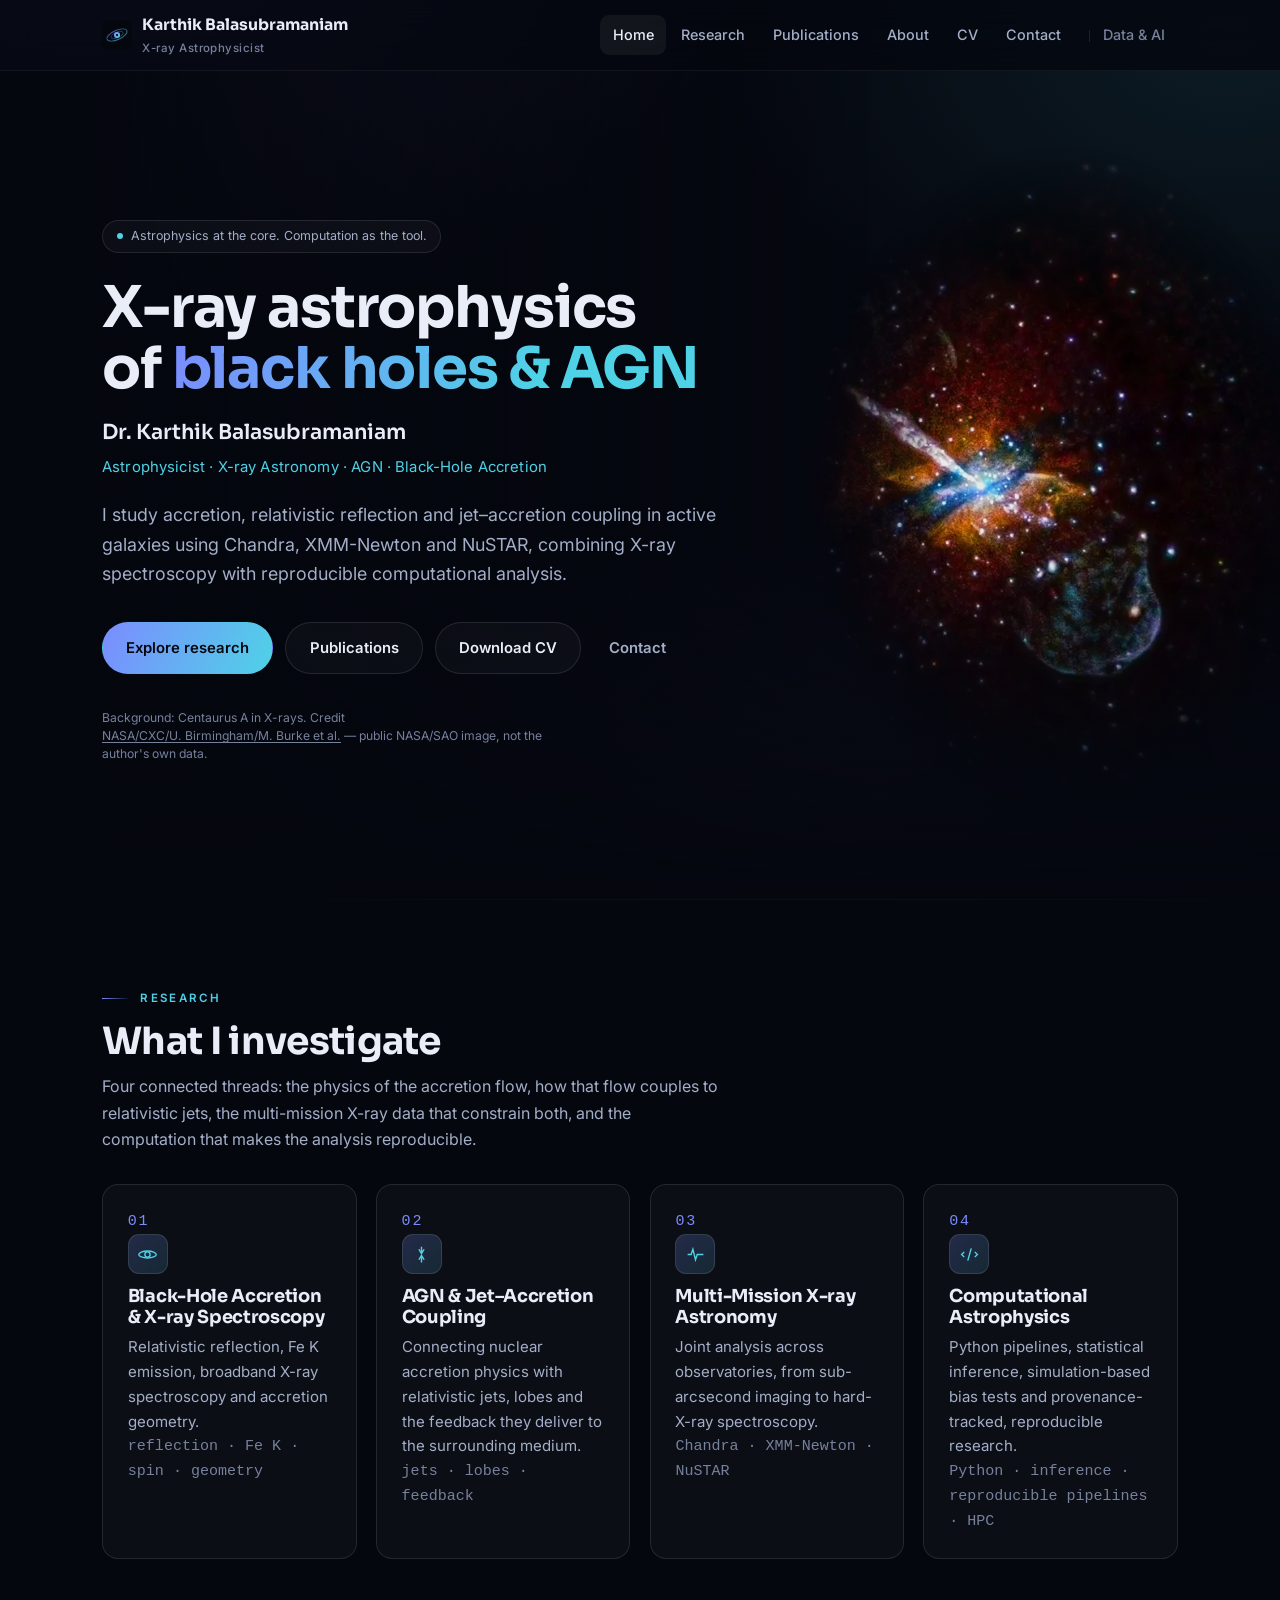
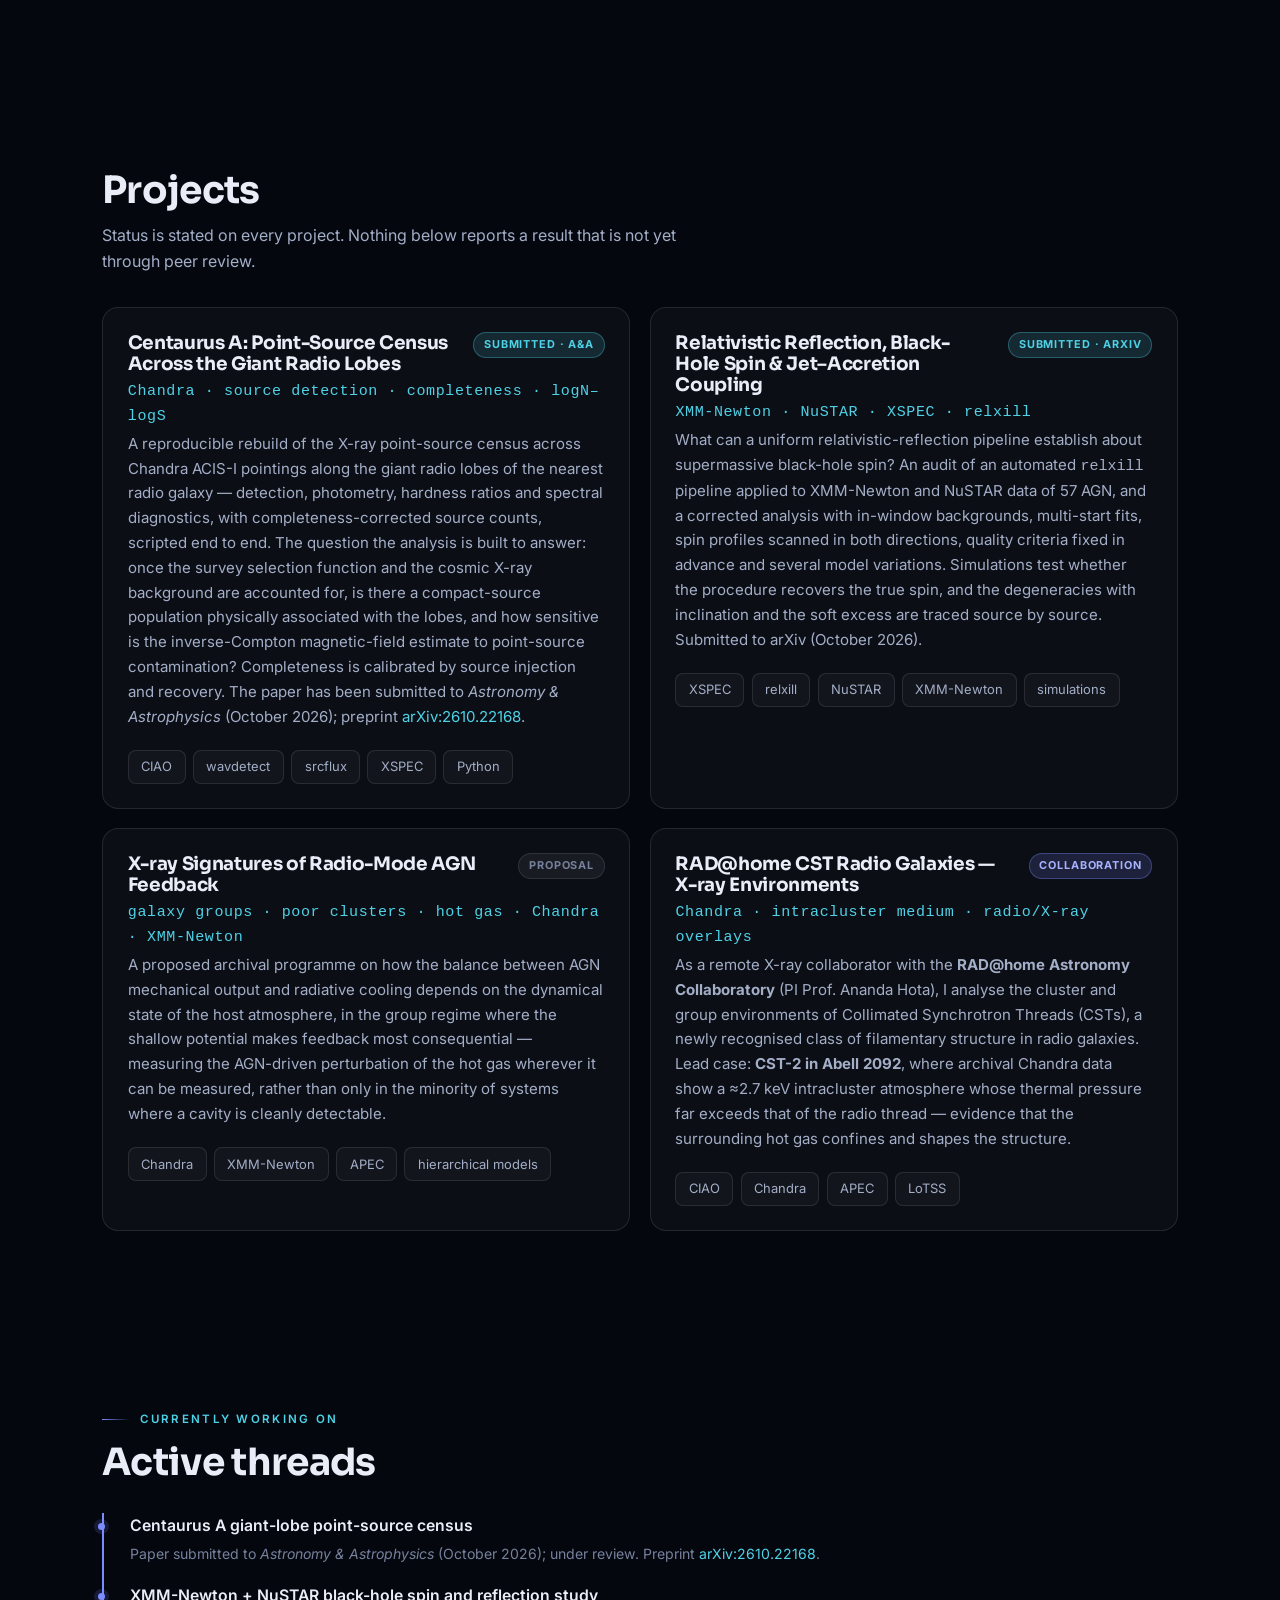
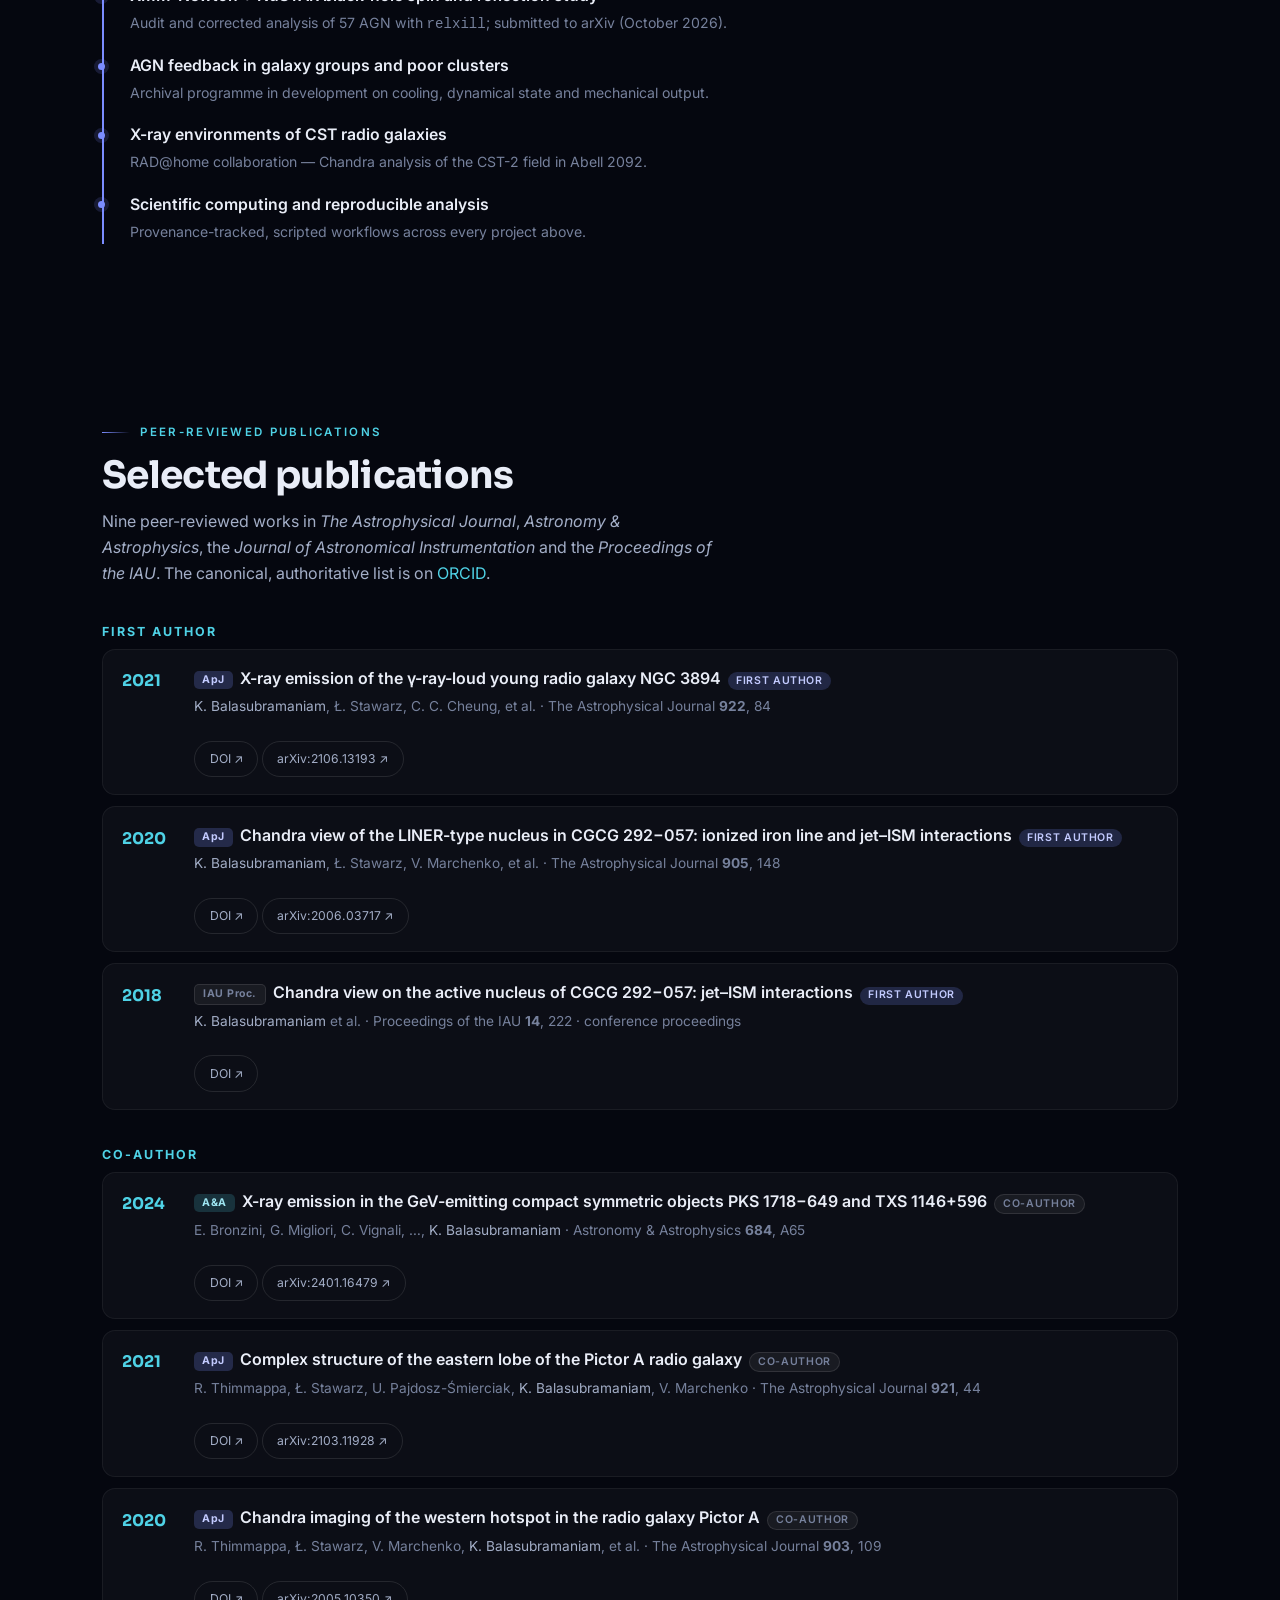
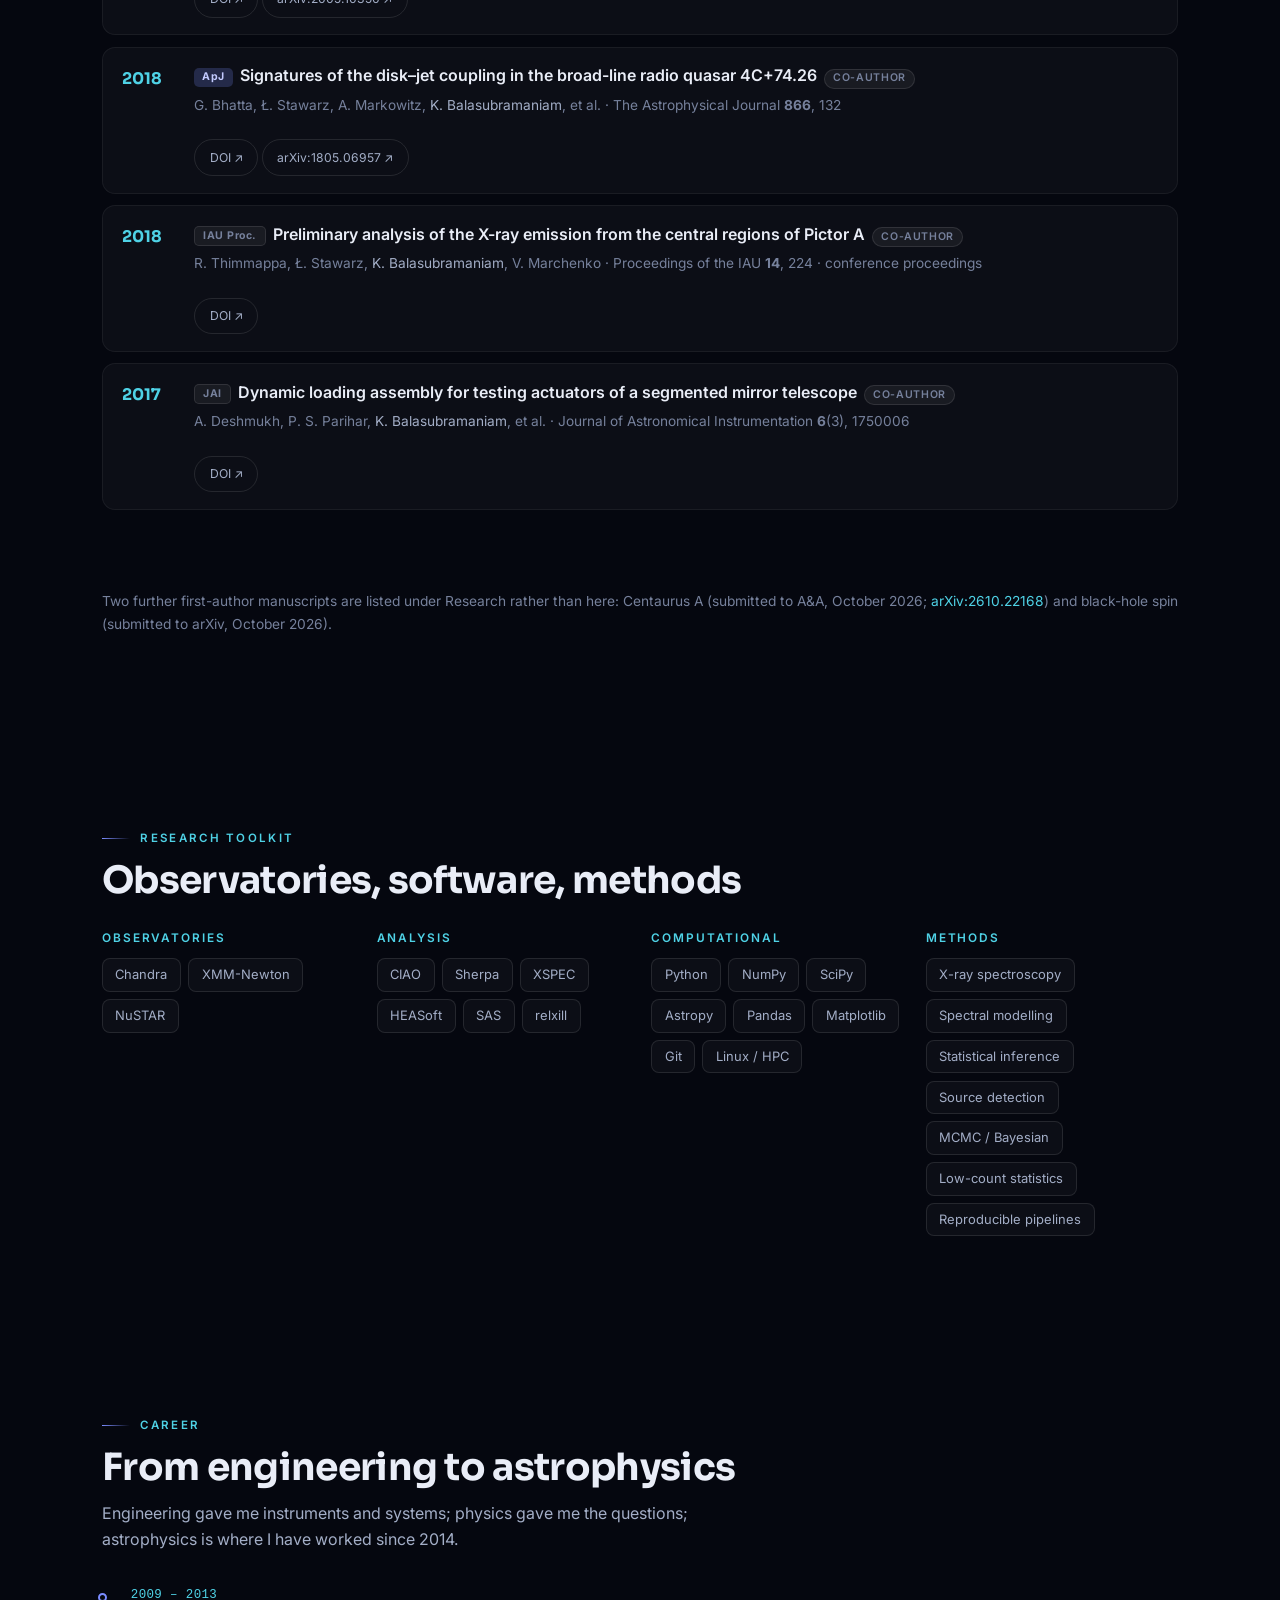
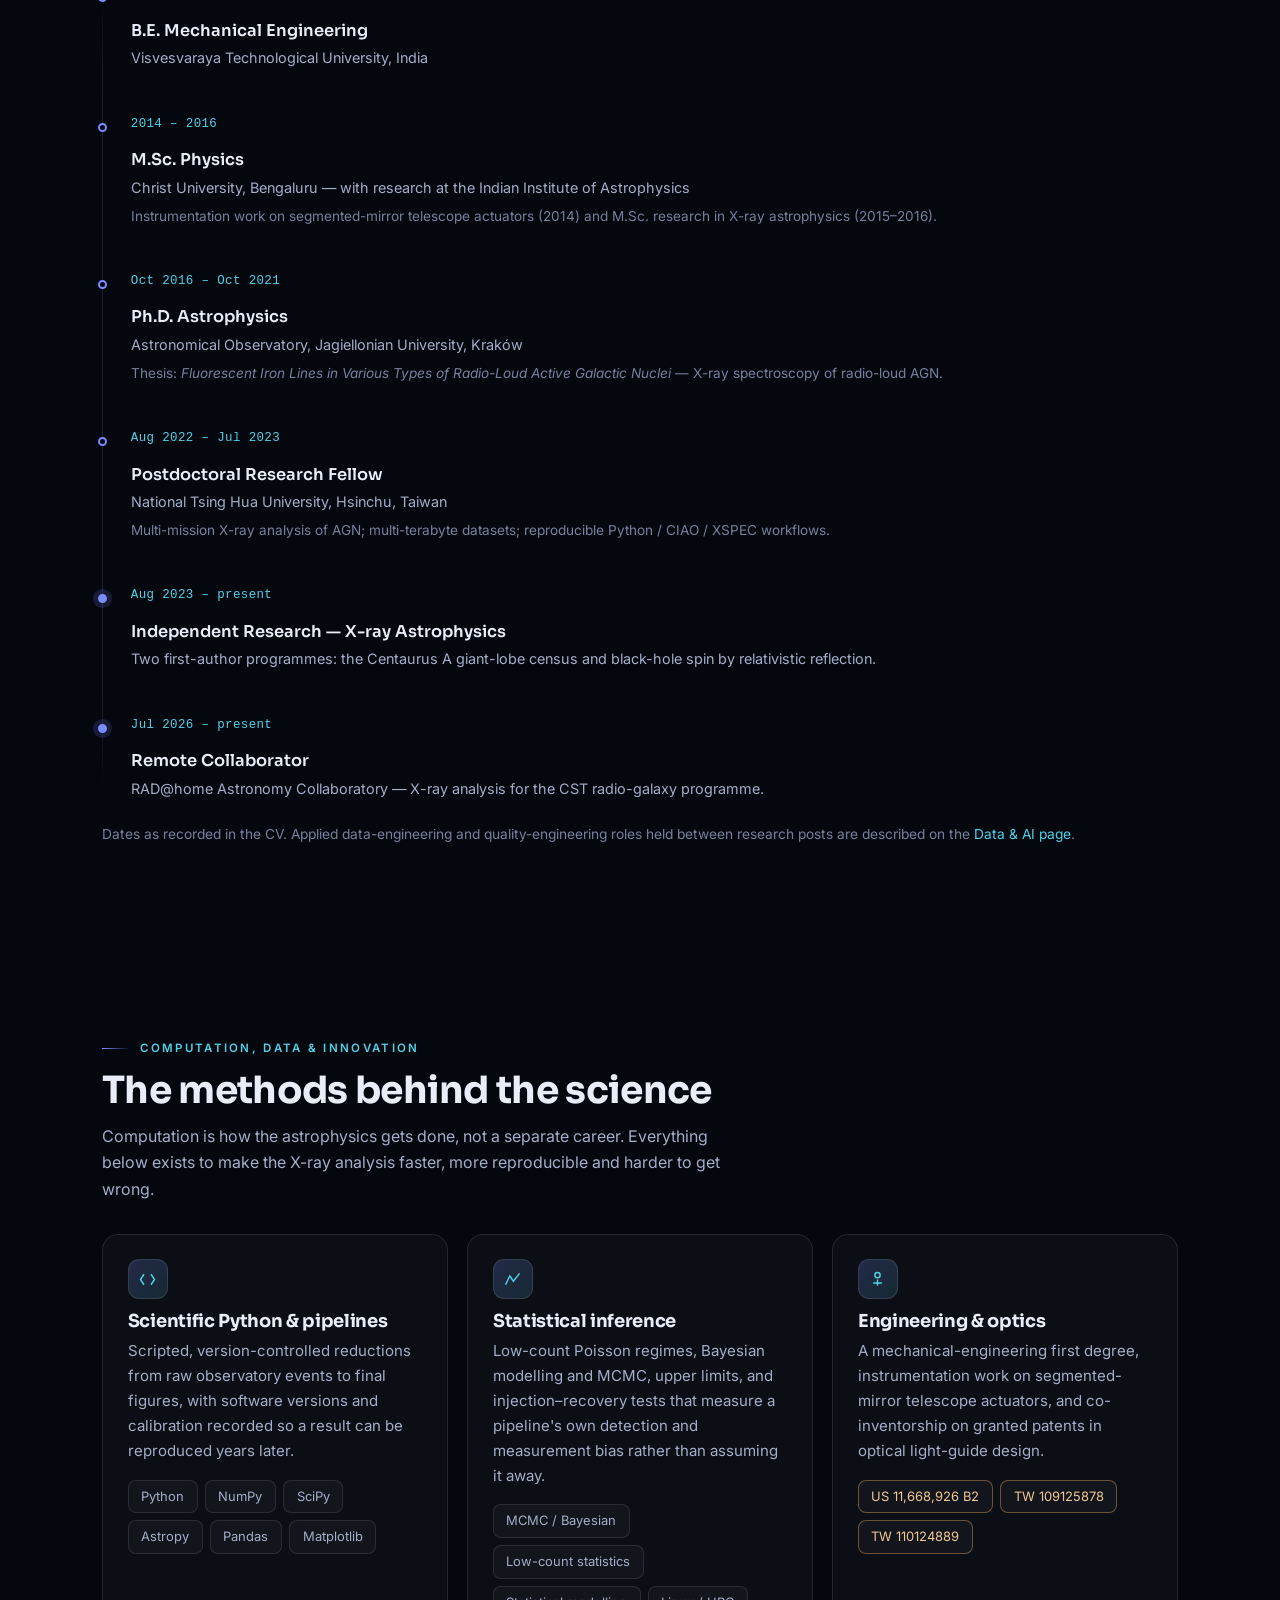
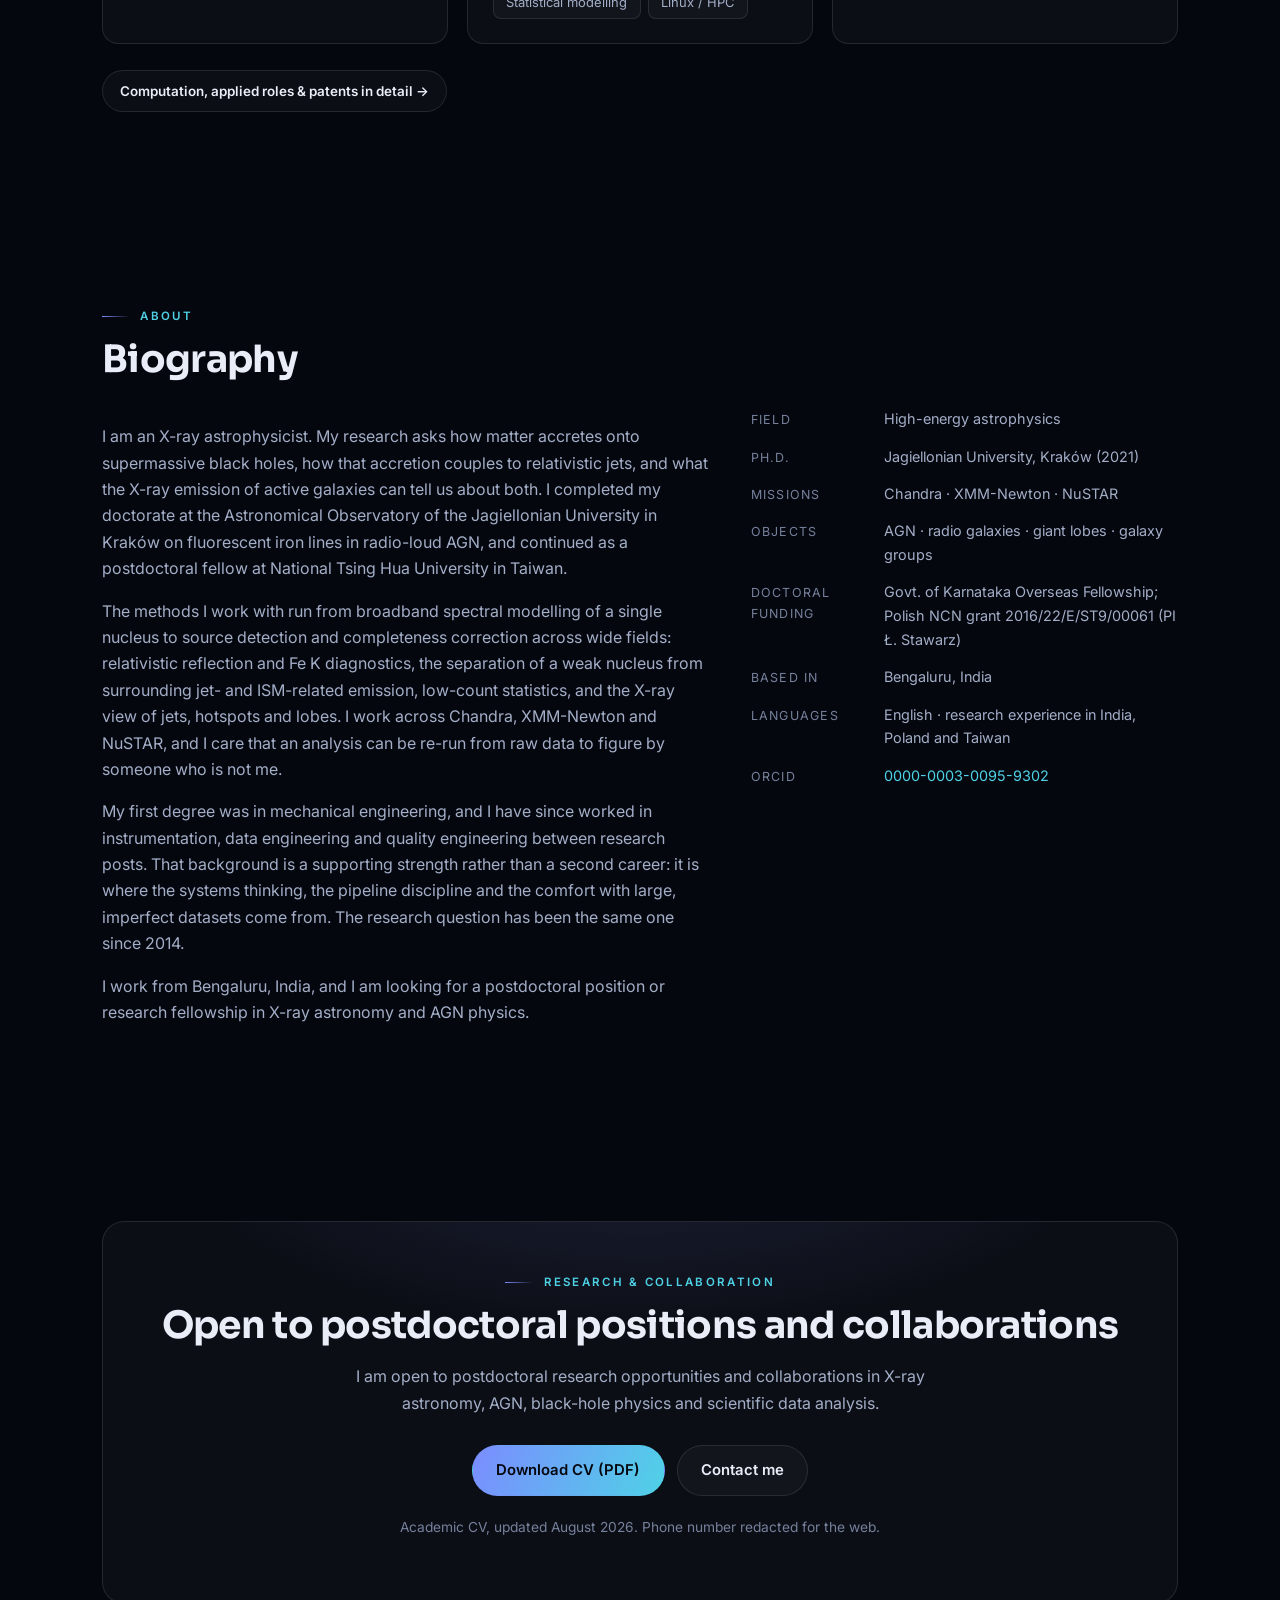
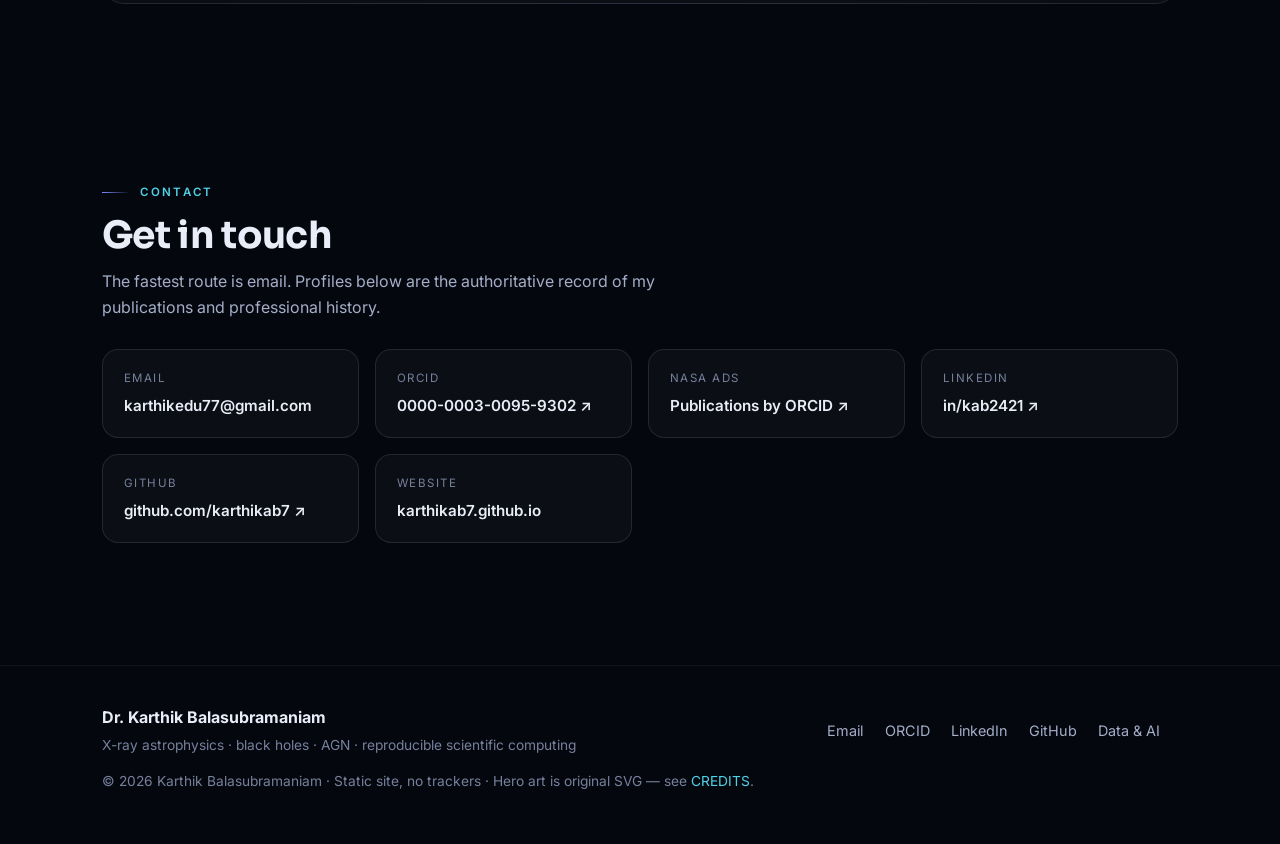
<file: index.html>
<!DOCTYPE html>
<html lang="en">
<head>
  <meta charset="UTF-8" />
  <meta name="viewport" content="width=device-width, initial-scale=1.0" />
  <title>Karthik Balasubramaniam | X-ray Astrophysicist</title>
  <meta name="description" content="Dr. Karthik Balasubramaniam — X-ray astrophysicist working on black holes, active galactic nuclei, accretion, X-ray spectroscopy and jet–accretion coupling using Chandra, XMM-Newton and NuSTAR." />
  <meta name="author" content="Karthik Balasubramaniam" />
  <meta name="keywords" content="X-ray astronomy, black holes, active galactic nuclei, AGN, accretion, relativistic reflection, Fe K-alpha, black-hole spin, Chandra, XMM-Newton, NuSTAR, Centaurus A, astrophysics postdoc" />
  <link rel="canonical" href="https://karthikab7.github.io/" />
  <meta name="robots" content="index, follow" />

  <meta property="og:type" content="profile" />
  <meta property="og:title" content="Karthik Balasubramaniam | X-ray Astrophysicist" />
  <meta property="og:description" content="Black-hole accretion, AGN and jet–accretion coupling with Chandra, XMM-Newton and NuSTAR. Astrophysics at the core, computation as the tool." />
  <meta property="og:url" content="https://karthikab7.github.io/" />
  <meta property="og:image" content="https://karthikab7.github.io/assets/img/icons/og.png" />
  <meta property="og:image:type" content="image/png" />
  <meta property="og:image:width" content="1200" />
  <meta property="og:image:height" content="630" />
  <meta property="og:image:alt" content="X-ray astrophysics of black holes and AGN — Dr. Karthik Balasubramaniam" />
  <meta property="og:locale" content="en_GB" />
  <meta name="twitter:card" content="summary_large_image" />
  <meta name="twitter:title" content="Karthik Balasubramaniam | X-ray Astrophysicist" />
  <meta name="twitter:description" content="Black-hole accretion, AGN and jet–accretion coupling with Chandra, XMM-Newton and NuSTAR." />

  <link rel="icon" type="image/svg+xml" href="assets/img/icons/favicon.svg" />
  <link rel="icon" type="image/png" sizes="32x32" href="assets/img/icons/favicon-32.png" />
  <link rel="apple-touch-icon" sizes="180x180" href="assets/img/icons/apple-touch-icon.png" />
  <meta name="theme-color" content="#05070f" />
  <link rel="preconnect" href="https://fonts.googleapis.com" />
  <link rel="preconnect" href="https://fonts.gstatic.com" crossorigin />
  <link rel="stylesheet" href="https://fonts.googleapis.com/css2?family=Inter:wght@400;500;600;700&family=Sora:wght@600;700&display=swap" />
  <link rel="stylesheet" href="assets/css/styles.css" />
  <link rel="preload" as="image" href="assets/img/astro/cena-chandra-864.webp"
        imagesrcset="assets/img/astro/cena-chandra-440.webp 440w, assets/img/astro/cena-chandra-640.webp 640w, assets/img/astro/cena-chandra-864.webp 864w"
        imagesizes="(max-width: 980px) 100vw, 58vw" type="image/webp" fetchpriority="high" />
  <script>document.documentElement.classList.add("js");</script>

  <script type="application/ld+json">
  {
    "@context": "https://schema.org",
    "@type": "Person",
    "name": "Karthik Balasubramaniam",
    "jobTitle": "X-ray Astrophysicist",
    "url": "https://karthikab7.github.io/",
    "email": "mailto:karthikedu77@gmail.com",
    "identifier": "https://orcid.org/0000-0003-0095-9302",
    "sameAs": [
      "https://orcid.org/0000-0003-0095-9302",
      "https://scholar.google.com/citations?user=x5C5nXUAAAAJ",
      "https://www.linkedin.com/in/kab2421",
      "https://github.com/karthikab7"
    ],
    "alumniOf": [
      {"@type":"CollegeOrUniversity","name":"Jagiellonian University"},
      {"@type":"CollegeOrUniversity","name":"Christ University"},
      {"@type":"CollegeOrUniversity","name":"Visvesvaraya Technological University"}
    ],
    "knowsAbout": [
      "X-ray astronomy","Active galactic nuclei","Black-hole accretion",
      "Relativistic reflection","Fe K-alpha emission","Jet–accretion coupling",
      "Chandra X-ray Observatory","XMM-Newton","NuSTAR",
      "X-ray spectroscopy","Statistical inference","Scientific computing"
    ]
  }
  </script>
  <script type="application/ld+json">
  {"@context": "https://schema.org", "@type": "ItemList", "name": "Peer-reviewed publications of Karthik Balasubramaniam", "itemListOrder": "https://schema.org/ItemListOrderDescending", "numberOfItems": 9, "itemListElement": [{"@type": "ListItem", "position": 1, "item": {"@type": "ScholarlyArticle", "name": "X-ray emission of the γ-ray-loud young radio galaxy NGC 3894", "author": [{"@type": "Person", "name": "Karthik Balasubramaniam"}, {"@type": "Person", "name": "Łukasz Stawarz"}, {"@type": "Person", "name": "C. C. Cheung"}], "isPartOf": {"@type": "Periodical", "name": "The Astrophysical Journal"}, "volumeNumber": "922", "pageStart": "84", "datePublished": "2021", "identifier": "https://doi.org/10.3847/1538-4357/ac1ff5", "sameAs": ["https://doi.org/10.3847/1538-4357/ac1ff5", "https://arxiv.org/abs/2106.13193"]}}, {"@type": "ListItem", "position": 2, "item": {"@type": "ScholarlyArticle", "name": "Chandra view of the LINER-type nucleus in CGCG 292−057: ionized iron line and jet–ISM interactions", "author": [{"@type": "Person", "name": "Karthik Balasubramaniam"}, {"@type": "Person", "name": "Łukasz Stawarz"}, {"@type": "Person", "name": "Volodymyr Marchenko"}], "isPartOf": {"@type": "Periodical", "name": "The Astrophysical Journal"}, "volumeNumber": "905", "pageStart": "148", "datePublished": "2020", "identifier": "https://doi.org/10.3847/1538-4357/abc4e2", "sameAs": ["https://doi.org/10.3847/1538-4357/abc4e2", "https://arxiv.org/abs/2006.03717"]}}, {"@type": "ListItem", "position": 3, "item": {"@type": "ScholarlyArticle", "name": "Chandra view on the active nucleus of CGCG 292−057: jet–ISM interactions", "author": [{"@type": "Person", "name": "Karthik Balasubramaniam"}], "isPartOf": {"@type": "Periodical", "name": "Proceedings of the International Astronomical Union"}, "volumeNumber": "14", "pageStart": "222", "datePublished": "2018", "identifier": "https://doi.org/10.1017/S1743921318007445", "sameAs": ["https://doi.org/10.1017/S1743921318007445"]}}, {"@type": "ListItem", "position": 4, "item": {"@type": "ScholarlyArticle", "name": "X-ray emission in the GeV-emitting compact symmetric objects PKS 1718−649 and TXS 1146+596", "author": [{"@type": "Person", "name": "E. Bronzini"}, {"@type": "Person", "name": "G. Migliori"}, {"@type": "Person", "name": "C. Vignali"}, {"@type": "Person", "name": "Karthik Balasubramaniam"}], "isPartOf": {"@type": "Periodical", "name": "Astronomy & Astrophysics"}, "volumeNumber": "684", "pageStart": "A65", "datePublished": "2024", "identifier": "https://doi.org/10.1051/0004-6361/202348208", "sameAs": ["https://doi.org/10.1051/0004-6361/202348208", "https://arxiv.org/abs/2401.16479"]}}, {"@type": "ListItem", "position": 5, "item": {"@type": "ScholarlyArticle", "name": "Complex structure of the eastern lobe of the Pictor A radio galaxy", "author": [{"@type": "Person", "name": "R. Thimmappa"}, {"@type": "Person", "name": "Łukasz Stawarz"}, {"@type": "Person", "name": "U. Pajdosz-Śmierciak"}, {"@type": "Person", "name": "Karthik Balasubramaniam"}, {"@type": "Person", "name": "V. Marchenko"}], "isPartOf": {"@type": "Periodical", "name": "The Astrophysical Journal"}, "volumeNumber": "921", "pageStart": "44", "datePublished": "2021", "identifier": "https://doi.org/10.3847/1538-4357/ac1ce3", "sameAs": ["https://doi.org/10.3847/1538-4357/ac1ce3", "https://arxiv.org/abs/2103.11928"]}}, {"@type": "ListItem", "position": 6, "item": {"@type": "ScholarlyArticle", "name": "Chandra imaging of the western hotspot in the radio galaxy Pictor A", "author": [{"@type": "Person", "name": "R. Thimmappa"}, {"@type": "Person", "name": "Łukasz Stawarz"}, {"@type": "Person", "name": "V. Marchenko"}, {"@type": "Person", "name": "Karthik Balasubramaniam"}], "isPartOf": {"@type": "Periodical", "name": "The Astrophysical Journal"}, "volumeNumber": "903", "pageStart": "109", "datePublished": "2020", "identifier": "https://doi.org/10.3847/1538-4357/abb605", "sameAs": ["https://doi.org/10.3847/1538-4357/abb605", "https://arxiv.org/abs/2005.10350"]}}, {"@type": "ListItem", "position": 7, "item": {"@type": "ScholarlyArticle", "name": "Signatures of the disk–jet coupling in the broad-line radio quasar 4C+74.26", "author": [{"@type": "Person", "name": "G. Bhatta"}, {"@type": "Person", "name": "Łukasz Stawarz"}, {"@type": "Person", "name": "A. Markowitz"}, {"@type": "Person", "name": "Karthik Balasubramaniam"}], "isPartOf": {"@type": "Periodical", "name": "The Astrophysical Journal"}, "volumeNumber": "866", "pageStart": "132", "datePublished": "2018", "identifier": "https://doi.org/10.3847/1538-4357/aade9c", "sameAs": ["https://doi.org/10.3847/1538-4357/aade9c", "https://arxiv.org/abs/1805.06957"]}}, {"@type": "ListItem", "position": 8, "item": {"@type": "ScholarlyArticle", "name": "Preliminary analysis of the X-ray emission from the central regions of Pictor A", "author": [{"@type": "Person", "name": "R. Thimmappa"}, {"@type": "Person", "name": "Łukasz Stawarz"}, {"@type": "Person", "name": "Karthik Balasubramaniam"}, {"@type": "Person", "name": "V. Marchenko"}], "isPartOf": {"@type": "Periodical", "name": "Proceedings of the International Astronomical Union"}, "volumeNumber": "14", "pageStart": "224", "datePublished": "2018", "identifier": "https://doi.org/10.1017/S1743921318005148", "sameAs": ["https://doi.org/10.1017/S1743921318005148"]}}, {"@type": "ListItem", "position": 9, "item": {"@type": "ScholarlyArticle", "name": "Dynamic loading assembly for testing actuators of a segmented mirror telescope", "author": [{"@type": "Person", "name": "A. Deshmukh"}, {"@type": "Person", "name": "P. S. Parihar"}, {"@type": "Person", "name": "Karthik Balasubramaniam"}], "isPartOf": {"@type": "Periodical", "name": "Journal of Astronomical Instrumentation"}, "volumeNumber": "6", "pageStart": "1750006", "datePublished": "2017", "identifier": "https://doi.org/10.1142/S2251171717500064", "sameAs": ["https://doi.org/10.1142/S2251171717500064"]}}]}
  </script>
</head>

<body>
  <div class="scroll-progress" aria-hidden="true"></div>
  <a class="skip-link" href="#main">Skip to content</a>

  <header class="nav">
    <div class="wrap nav__inner">
      <a class="brand" href="#top" aria-label="Karthik Balasubramaniam — home">
        <img class="brand__mark" src="assets/img/icons/favicon.svg" alt="" width="30" height="30" />
        <span>Karthik&nbsp;Balasubramaniam
          <span class="brand__sub">X-ray Astrophysicist</span>
        </span>
      </a>
      <button class="nav__toggle" aria-expanded="false" aria-controls="nav-links" aria-label="Toggle navigation menu">☰</button>
      <ul class="nav__links" id="nav-links">
        <li><a href="#top">Home</a></li>
        <li><a href="#research">Research</a></li>
        <li><a href="#publications">Publications</a></li>
        <li><a href="#about">About</a></li>
        <li><a href="#cv">CV</a></li>
        <li><a href="#contact">Contact</a></li>
        <li class="nav__secondary"><a href="data.html">Data &amp; AI</a></li>
      </ul>
    </div>
  </header>

  <main id="main">

    <!-- ============================ HERO ============================ -->
    <section class="hero" id="top">
      <div class="hero__bg">
        <picture>
          <source type="image/webp" sizes="(max-width: 980px) 100vw, 58vw"
                  srcset="assets/img/astro/cena-chandra-440.webp 440w,
                          assets/img/astro/cena-chandra-640.webp 640w,
                          assets/img/astro/cena-chandra-864.webp 864w" />
          <img class="hero__art" src="assets/img/astro/cena-chandra-864.jpg"
               sizes="(max-width: 980px) 100vw, 58vw"
               srcset="assets/img/astro/cena-chandra-440.jpg 440w,
                       assets/img/astro/cena-chandra-640.jpg 640w,
                       assets/img/astro/cena-chandra-864.jpg 864w"
               width="864" height="864" fetchpriority="high" decoding="async"
               alt="Chandra X-ray image of the galaxy Centaurus A: a bright nucleus with a jet extending to the upper left, inner lobe shells, and hundreds of compact X-ray point sources across the field." />
        </picture>
        <div class="hero__veil" aria-hidden="true"></div>
      </div>
      <div class="wrap">
        <div class="hero__inner">
          <p class="hero__tag reveal"><span class="dot" aria-hidden="true"></span> Astrophysics at the core. Computation as the tool.</p>
          <h1 class="hero__kicker reveal">X-ray astrophysics of <span class="gradient-text">black holes &amp; AGN</span></h1>
          <p class="hero__name reveal">Dr. Karthik Balasubramaniam</p>
          <p class="hero__role reveal">Astrophysicist · X-ray Astronomy · AGN · Black-Hole Accretion</p>
          <p class="hero__statement reveal">I study accretion, relativistic reflection and jet–accretion coupling in
            active galaxies using Chandra, XMM-Newton and NuSTAR, combining X-ray spectroscopy with reproducible
            computational analysis.</p>
          <div class="hero__cta reveal">
            <a class="btn btn--primary" href="#research">Explore research</a>
            <a class="btn btn--ghost" href="#publications">Publications</a>
            <a class="btn btn--ghost" href="assets/Karthik_Balasubramaniam_CV.pdf" download>Download CV</a>
            <a class="btn btn--quiet" href="#contact">Contact</a>
          </div>
          <p class="hero__credit reveal">Background: Centaurus A in X-rays.
            Credit <a href="https://chandra.si.edu/photo/2014/cena/" target="_blank" rel="noopener">NASA/CXC/U.&nbsp;Birmingham/M.&nbsp;Burke et al.</a>
            — public NASA/SAO image, not the author's own data.</p>
        </div>
      </div>
    </section>

    <!-- ======================= RESEARCH AREAS ======================= -->
    <section class="wrap" id="research" aria-labelledby="research-h">
      <p class="eyebrow reveal">Research</p>
      <h2 id="research-h" class="reveal">What I investigate</h2>
      <p class="section-lead reveal">Four connected threads: the physics of the accretion flow, how that flow couples
        to relativistic jets, the multi-mission X-ray data that constrain both, and the computation that makes the
        analysis reproducible.</p>

      <div class="grid grid--4" style="margin-top:2rem">
        <article class="card area reveal">
          <p class="area__num">01</p>
          <div class="card__icon" aria-hidden="true"><svg viewBox="0 0 24 24"><circle cx="12" cy="12" r="3"/><ellipse cx="12" cy="12" rx="10" ry="4"/></svg></div>
          <h3>Black-Hole Accretion &amp; X-ray Spectroscopy</h3>
          <p>Relativistic reflection, Fe&nbsp;K emission, broadband X-ray spectroscopy and accretion geometry.</p>
          <p class="area__keys">reflection · Fe&nbsp;K · spin · geometry</p>
        </article>

        <article class="card area reveal">
          <p class="area__num">02</p>
          <div class="card__icon" aria-hidden="true"><svg viewBox="0 0 24 24"><path d="M12 3 v8 M12 13 v8 M9 6 l3 5 l3 -5 M9 18 l3 -5 l3 5"/></svg></div>
          <h3>AGN &amp; Jet–Accretion Coupling</h3>
          <p>Connecting nuclear accretion physics with relativistic jets, lobes and the feedback they deliver to the
             surrounding medium.</p>
          <p class="area__keys">jets · lobes · feedback</p>
        </article>

        <article class="card area reveal">
          <p class="area__num">03</p>
          <div class="card__icon" aria-hidden="true"><svg viewBox="0 0 24 24"><path d="M3 12 h4 l2 -6 l3 12 l2 -6 h7"/></svg></div>
          <h3>Multi-Mission X-ray Astronomy</h3>
          <p>Joint analysis across observatories, from sub-arcsecond imaging to hard-X-ray spectroscopy.</p>
          <p class="area__keys">Chandra · XMM-Newton · NuSTAR</p>
        </article>

        <article class="card area reveal">
          <p class="area__num">04</p>
          <div class="card__icon" aria-hidden="true"><svg viewBox="0 0 24 24"><path d="M6 9 l-3 3 l3 3 M18 9 l3 3 l-3 3 M14 5 l-4 14"/></svg></div>
          <h3>Computational Astrophysics</h3>
          <p>Python pipelines, statistical inference, simulation-based bias tests and provenance-tracked, reproducible
             research.</p>
          <p class="area__keys">Python · inference · reproducible pipelines · HPC</p>
        </article>
      </div>
    </section>

    <!-- ====================== FEATURED RESEARCH ====================== -->
    <section class="wrap" aria-labelledby="featured-h">
      <p class="eyebrow reveal">Featured research</p>
      <h2 id="featured-h" class="reveal">Projects</h2>
      <p class="section-lead reveal">Status is stated on every project. Nothing below reports a result that is not
        yet through peer review.</p>

      <div class="grid grid--2" style="margin-top:2rem">

        <article class="card project reveal">
          <div class="project__head">
            <h3>Centaurus A: Point-Source Census Across the Giant Radio Lobes</h3>
            <span class="status status--active">Submitted · A&amp;A</span>
          </div>
          <p class="project__title-sub">Chandra · source detection · completeness · logN–logS</p>
          <p>A reproducible rebuild of the X-ray point-source census across Chandra ACIS-I pointings along the giant
             radio lobes of the nearest radio galaxy — detection, photometry, hardness ratios and spectral
             diagnostics, with completeness-corrected source counts, scripted end to end. The question the analysis
             is built to answer: once the survey selection function and the cosmic X-ray background are accounted
             for, is there a compact-source population physically associated with the lobes, and how sensitive is
             the inverse-Compton magnetic-field estimate to point-source contamination? Completeness is calibrated by
             source injection and recovery. The paper has been submitted to <em>Astronomy &amp; Astrophysics</em> (October 2026);
             preprint <a href="https://arxiv.org/abs/2610.22168" target="_blank" rel="noopener">arXiv:2610.22168</a>.</p>
          <ul class="chips" style="margin-top:1.1rem">
            <li class="chip">CIAO</li><li class="chip">wavdetect</li><li class="chip">srcflux</li>
            <li class="chip">XSPEC</li><li class="chip">Python</li>
          </ul>
        </article>

        <article class="card project reveal">
          <div class="project__head">
            <h3>Relativistic Reflection, Black-Hole Spin &amp; Jet–Accretion Coupling</h3>
            <span class="status status--active">Submitted · arXiv</span>
          </div>
          <p class="project__title-sub">XMM-Newton · NuSTAR · XSPEC · relxill</p>
          <p>What can a uniform relativistic-reflection pipeline establish about supermassive black-hole spin? An
             audit of an automated <code>relxill</code> pipeline applied to XMM-Newton and NuSTAR data of 57 AGN, and a
             corrected analysis with in-window backgrounds, multi-start fits, spin profiles scanned in both directions,
             quality criteria fixed in advance and several model variations. Simulations test whether the procedure
             recovers the true spin, and the degeneracies with inclination and the soft excess are traced source by
             source. Submitted to arXiv (October 2026).</p>
          <ul class="chips" style="margin-top:1.1rem">
            <li class="chip">XSPEC</li><li class="chip">relxill</li><li class="chip">NuSTAR</li>
            <li class="chip">XMM-Newton</li><li class="chip">simulations</li>
          </ul>
        </article>

        <article class="card project reveal">
          <div class="project__head">
            <h3>X-ray Signatures of Radio-Mode AGN Feedback</h3>
            <span class="status status--proposal">Proposal</span>
          </div>
          <p class="project__title-sub">galaxy groups · poor clusters · hot gas · Chandra · XMM-Newton</p>
          <p>A proposed archival programme on how the balance between AGN mechanical output and radiative cooling
             depends on the dynamical state of the host atmosphere, in the group regime where the shallow potential
             makes feedback most consequential — measuring the AGN-driven perturbation of the hot gas wherever it can
             be measured, rather than only in the minority of systems where a cavity is cleanly detectable.</p>
          <ul class="chips" style="margin-top:1.1rem">
            <li class="chip">Chandra</li><li class="chip">XMM-Newton</li><li class="chip">APEC</li>
            <li class="chip">hierarchical models</li>
          </ul>
        </article>

        <article class="card project reveal">
          <div class="project__head">
            <h3>RAD@home CST Radio Galaxies — X-ray Environments</h3>
            <span class="status status--collab">Collaboration</span>
          </div>
          <p class="project__title-sub">Chandra · intracluster medium · radio/X-ray overlays</p>
          <p>As a remote X-ray collaborator with the <strong>RAD@home Astronomy Collaboratory</strong>
             (PI Prof.&nbsp;Ananda Hota), I analyse the cluster and group environments of Collimated Synchrotron
             Threads (CSTs), a newly recognised class of filamentary structure in radio galaxies. Lead case:
             <strong>CST-2 in Abell&nbsp;2092</strong>, where archival Chandra data show a ≈2.7&nbsp;keV intracluster
             atmosphere whose thermal pressure far exceeds that of the radio thread — evidence that the surrounding
             hot gas confines and shapes the structure.</p>
          <ul class="chips" style="margin-top:1.1rem">
            <li class="chip">CIAO</li><li class="chip">Chandra</li><li class="chip">APEC</li>
            <li class="chip">LoTSS</li>
          </ul>
        </article>
      </div>
    </section>

    <!-- ====================== CURRENTLY WORKING ON ====================== -->
    <section class="wrap" aria-labelledby="now-h">
      <p class="eyebrow reveal">Currently working on</p>
      <h2 id="now-h" class="reveal">Active threads</h2>
      <ul class="now reveal" style="margin-top:1.8rem">
        <li><strong>Centaurus A giant-lobe point-source census</strong>
            <span>Paper submitted to <em>Astronomy &amp; Astrophysics</em> (October 2026); under review. Preprint <a href="https://arxiv.org/abs/2610.22168" target="_blank" rel="noopener">arXiv:2610.22168</a>.</span></li>
        <li><strong>XMM-Newton + NuSTAR black-hole spin and reflection study</strong>
            <span>Audit and corrected analysis of 57 AGN with <code>relxill</code>; submitted to arXiv (October 2026).</span></li>
        <li><strong>AGN feedback in galaxy groups and poor clusters</strong>
            <span>Archival programme in development on cooling, dynamical state and mechanical output.</span></li>
        <li><strong>X-ray environments of CST radio galaxies</strong>
            <span>RAD@home collaboration — Chandra analysis of the CST-2 field in Abell 2092.</span></li>
        <li><strong>Scientific computing and reproducible analysis</strong>
            <span>Provenance-tracked, scripted workflows across every project above.</span></li>
      </ul>
    </section>

    <!-- ========================= PUBLICATIONS ========================= -->
    <section class="wrap" id="publications" aria-labelledby="pubs-h">
      <p class="eyebrow reveal">Peer-reviewed publications</p>
      <h2 id="pubs-h" class="reveal">Selected publications</h2>
      <p class="section-lead reveal">Nine peer-reviewed works in <em>The Astrophysical Journal</em>,
        <em>Astronomy &amp; Astrophysics</em>, the <em>Journal of Astronomical Instrumentation</em> and the
        <em>Proceedings of the IAU</em>. The canonical, authoritative list is on
        <a href="https://orcid.org/0000-0003-0095-9302" target="_blank" rel="noopener">ORCID</a>.</p>

      <h3 class="reveal" style="margin-top:2.4rem;color:var(--accent-2);font-size:.78rem;text-transform:uppercase;letter-spacing:.16em;font-family:var(--font-sans)">First author</h3>
      <div class="reveal">
        <article class="pub">
          <div class="pub__year">2021</div>
          <div>
            <p class="pub__title" style="margin:0"><span class="badge badge--apj">ApJ</span>X-ray emission of the γ-ray-loud young radio galaxy NGC 3894<span class="tag-author tag-author--first">First author</span></p>
            <p class="pub__meta"><em>K. Balasubramaniam</em>, Ł. Stawarz, C. C. Cheung, et al. · The Astrophysical Journal <strong>922</strong>, 84</p>
            <a class="doi-btn" href="https://doi.org/10.3847/1538-4357/ac1ff5" target="_blank" rel="noopener">DOI ↗</a>
            <a class="doi-btn" href="https://arxiv.org/abs/2106.13193" target="_blank" rel="noopener">arXiv:2106.13193 ↗</a>
          </div>
        </article>

        <article class="pub">
          <div class="pub__year">2020</div>
          <div>
            <p class="pub__title" style="margin:0"><span class="badge badge--apj">ApJ</span>Chandra view of the LINER-type nucleus in CGCG 292−057: ionized iron line and jet–ISM interactions<span class="tag-author tag-author--first">First author</span></p>
            <p class="pub__meta"><em>K. Balasubramaniam</em>, Ł. Stawarz, V. Marchenko, et al. · The Astrophysical Journal <strong>905</strong>, 148</p>
            <a class="doi-btn" href="https://doi.org/10.3847/1538-4357/abc4e2" target="_blank" rel="noopener">DOI ↗</a>
            <a class="doi-btn" href="https://arxiv.org/abs/2006.03717" target="_blank" rel="noopener">arXiv:2006.03717 ↗</a>
          </div>
        </article>

        <article class="pub">
          <div class="pub__year">2018</div>
          <div>
            <p class="pub__title" style="margin:0"><span class="badge badge--proc">IAU Proc.</span>Chandra view on the active nucleus of CGCG 292−057: jet–ISM interactions<span class="tag-author tag-author--first">First author</span></p>
            <p class="pub__meta"><em>K. Balasubramaniam</em> et al. · Proceedings of the IAU <strong>14</strong>, 222 · conference proceedings</p>
            <a class="doi-btn" href="https://doi.org/10.1017/S1743921318007445" target="_blank" rel="noopener">DOI ↗</a>
          </div>
        </article>
      </div>

      <h3 class="reveal" style="margin-top:2.4rem;color:var(--accent-2);font-size:.78rem;text-transform:uppercase;letter-spacing:.16em;font-family:var(--font-sans)">Co-author</h3>
      <div class="reveal">
        <article class="pub">
          <div class="pub__year">2024</div>
          <div>
            <p class="pub__title" style="margin:0"><span class="badge badge--aa">A&amp;A</span>X-ray emission in the GeV-emitting compact symmetric objects PKS 1718−649 and TXS 1146+596<span class="tag-author tag-author--co">Co-author</span></p>
            <p class="pub__meta">E. Bronzini, G. Migliori, C. Vignali, …, <em>K. Balasubramaniam</em> · Astronomy &amp; Astrophysics <strong>684</strong>, A65</p>
            <a class="doi-btn" href="https://doi.org/10.1051/0004-6361/202348208" target="_blank" rel="noopener">DOI ↗</a>
            <a class="doi-btn" href="https://arxiv.org/abs/2401.16479" target="_blank" rel="noopener">arXiv:2401.16479 ↗</a>
          </div>
        </article>

        <article class="pub">
          <div class="pub__year">2021</div>
          <div>
            <p class="pub__title" style="margin:0"><span class="badge badge--apj">ApJ</span>Complex structure of the eastern lobe of the Pictor A radio galaxy<span class="tag-author tag-author--co">Co-author</span></p>
            <p class="pub__meta">R. Thimmappa, Ł. Stawarz, U. Pajdosz-Śmierciak, <em>K. Balasubramaniam</em>, V. Marchenko · The Astrophysical Journal <strong>921</strong>, 44</p>
            <a class="doi-btn" href="https://doi.org/10.3847/1538-4357/ac1ce3" target="_blank" rel="noopener">DOI ↗</a>
            <a class="doi-btn" href="https://arxiv.org/abs/2103.11928" target="_blank" rel="noopener">arXiv:2103.11928 ↗</a>
          </div>
        </article>

        <article class="pub">
          <div class="pub__year">2020</div>
          <div>
            <p class="pub__title" style="margin:0"><span class="badge badge--apj">ApJ</span>Chandra imaging of the western hotspot in the radio galaxy Pictor A<span class="tag-author tag-author--co">Co-author</span></p>
            <p class="pub__meta">R. Thimmappa, Ł. Stawarz, V. Marchenko, <em>K. Balasubramaniam</em>, et al. · The Astrophysical Journal <strong>903</strong>, 109</p>
            <a class="doi-btn" href="https://doi.org/10.3847/1538-4357/abb605" target="_blank" rel="noopener">DOI ↗</a>
            <a class="doi-btn" href="https://arxiv.org/abs/2005.10350" target="_blank" rel="noopener">arXiv:2005.10350 ↗</a>
          </div>
        </article>

        <article class="pub">
          <div class="pub__year">2018</div>
          <div>
            <p class="pub__title" style="margin:0"><span class="badge badge--apj">ApJ</span>Signatures of the disk–jet coupling in the broad-line radio quasar 4C+74.26<span class="tag-author tag-author--co">Co-author</span></p>
            <p class="pub__meta">G. Bhatta, Ł. Stawarz, A. Markowitz, <em>K. Balasubramaniam</em>, et al. · The Astrophysical Journal <strong>866</strong>, 132</p>
            <a class="doi-btn" href="https://doi.org/10.3847/1538-4357/aade9c" target="_blank" rel="noopener">DOI ↗</a>
            <a class="doi-btn" href="https://arxiv.org/abs/1805.06957" target="_blank" rel="noopener">arXiv:1805.06957 ↗</a>
          </div>
        </article>

        <article class="pub">
          <div class="pub__year">2018</div>
          <div>
            <p class="pub__title" style="margin:0"><span class="badge badge--proc">IAU Proc.</span>Preliminary analysis of the X-ray emission from the central regions of Pictor A<span class="tag-author tag-author--co">Co-author</span></p>
            <p class="pub__meta">R. Thimmappa, Ł. Stawarz, <em>K. Balasubramaniam</em>, V. Marchenko · Proceedings of the IAU <strong>14</strong>, 224 · conference proceedings</p>
            <a class="doi-btn" href="https://doi.org/10.1017/S1743921318005148" target="_blank" rel="noopener">DOI ↗</a>
          </div>
        </article>

        <article class="pub">
          <div class="pub__year">2017</div>
          <div>
            <p class="pub__title" style="margin:0"><span class="badge badge--proc">JAI</span>Dynamic loading assembly for testing actuators of a segmented mirror telescope<span class="tag-author tag-author--co">Co-author</span></p>
            <p class="pub__meta">A. Deshmukh, P. S. Parihar, <em>K. Balasubramaniam</em>, et al. · Journal of Astronomical Instrumentation <strong>6</strong>(3), 1750006</p>
            <a class="doi-btn" href="https://doi.org/10.1142/S2251171717500064" target="_blank" rel="noopener">DOI ↗</a>
          </div>
        </article>
      </div>

      <div class="pub-links reveal">
        <a class="btn btn--ghost btn--sm" href="https://orcid.org/0000-0003-0095-9302" target="_blank" rel="noopener">View all publications — ORCID ↗</a>
        <a class="btn btn--ghost btn--sm" href="https://ui.adsabs.harvard.edu/search/q=orcid%3A0000-0003-0095-9302&amp;sort=date%20desc" target="_blank" rel="noopener">NASA ADS ↗</a>
      </div>
      <p class="muted reveal" style="margin-top:1rem">Two further first-author manuscripts are listed under Research rather than here:
        Centaurus A (submitted to A&amp;A, October 2026; <a href="https://arxiv.org/abs/2610.22168" target="_blank" rel="noopener">arXiv:2610.22168</a>) and black-hole spin (submitted to arXiv, October 2026).</p>
    </section>

    <!-- ======================= RESEARCH TOOLKIT ======================= -->
    <section class="wrap" aria-labelledby="toolkit-h">
      <p class="eyebrow reveal">Research toolkit</p>
      <h2 id="toolkit-h" class="reveal">Observatories, software, methods</h2>
      <div class="toolcols reveal">
        <div class="toolcol">
          <h3>Observatories</h3>
          <ul class="chips"><li class="chip">Chandra</li><li class="chip">XMM-Newton</li><li class="chip">NuSTAR</li></ul>
        </div>
        <div class="toolcol">
          <h3>Analysis</h3>
          <ul class="chips"><li class="chip">CIAO</li><li class="chip">Sherpa</li><li class="chip">XSPEC</li><li class="chip">HEASoft</li><li class="chip">SAS</li><li class="chip">relxill</li></ul>
        </div>
        <div class="toolcol">
          <h3>Computational</h3>
          <ul class="chips"><li class="chip">Python</li><li class="chip">NumPy</li><li class="chip">SciPy</li><li class="chip">Astropy</li><li class="chip">Pandas</li><li class="chip">Matplotlib</li><li class="chip">Git</li><li class="chip">Linux / HPC</li></ul>
        </div>
        <div class="toolcol">
          <h3>Methods</h3>
          <ul class="chips"><li class="chip">X-ray spectroscopy</li><li class="chip">Spectral modelling</li><li class="chip">Statistical inference</li><li class="chip">Source detection</li><li class="chip">MCMC / Bayesian</li><li class="chip">Low-count statistics</li><li class="chip">Reproducible pipelines</li></ul>
        </div>
      </div>
    </section>

    <!-- ========================== TIMELINE ========================== -->
    <section class="wrap" aria-labelledby="timeline-h">
      <p class="eyebrow reveal">Career</p>
      <h2 id="timeline-h" class="reveal">From engineering to astrophysics</h2>
      <p class="section-lead reveal">Engineering gave me instruments and systems; physics gave me the questions;
        astrophysics is where I have worked since 2014.</p>

      <ol class="timeline reveal">
        <li>
          <p class="when">2009 – 2013</p>
          <p class="what">B.E. Mechanical Engineering</p>
          <p class="where">Visvesvaraya Technological University, India</p>
        </li>
        <li>
          <p class="when">2014 – 2016</p>
          <p class="what">M.Sc. Physics</p>
          <p class="where">Christ University, Bengaluru — with research at the Indian Institute of Astrophysics</p>
          <p class="note">Instrumentation work on segmented-mirror telescope actuators (2014) and M.Sc. research in
            X-ray astrophysics (2015–2016).</p>
        </li>
        <li>
          <p class="when">Oct 2016 – Oct 2021</p>
          <p class="what">Ph.D. Astrophysics</p>
          <p class="where">Astronomical Observatory, Jagiellonian University, Kraków</p>
          <p class="note">Thesis: <em>Fluorescent Iron Lines in Various Types of Radio-Loud Active Galactic Nuclei</em>
            — X-ray spectroscopy of radio-loud AGN.</p>
        </li>
        <li>
          <p class="when">Aug 2022 – Jul 2023</p>
          <p class="what">Postdoctoral Research Fellow</p>
          <p class="where">National Tsing Hua University, Hsinchu, Taiwan</p>
          <p class="note">Multi-mission X-ray analysis of AGN; multi-terabyte datasets; reproducible
            Python / CIAO / XSPEC workflows.</p>
        </li>
        <li class="is-current">
          <p class="when">Aug 2023 – present</p>
          <p class="what">Independent Research — X-ray Astrophysics</p>
          <p class="where">Two first-author programmes: the Centaurus A giant-lobe census and black-hole spin by
            relativistic reflection.</p>
        </li>
        <li class="is-current">
          <p class="when">Jul 2026 – present</p>
          <p class="what">Remote Collaborator</p>
          <p class="where">RAD@home Astronomy Collaboratory — X-ray analysis for the CST radio-galaxy programme.</p>
        </li>
      </ol>
      <p class="muted reveal" style="margin-top:1.4rem">Dates as recorded in the CV. Applied data-engineering and
        quality-engineering roles held between research posts are described on the
        <a href="data.html">Data &amp; AI page</a>.</p>
    </section>

    <!-- ================ COMPUTATION, DATA & INNOVATION ================ -->
    <section class="wrap" aria-labelledby="comp-h">
      <p class="eyebrow reveal">Computation, data &amp; innovation</p>
      <h2 id="comp-h" class="reveal">The methods behind the science</h2>
      <p class="section-lead reveal">Computation is how the astrophysics gets done, not a separate career. Everything
        below exists to make the X-ray analysis faster, more reproducible and harder to get wrong.</p>

      <div class="grid grid--3" style="margin-top:2rem">
        <article class="card reveal">
          <div class="card__icon" aria-hidden="true"><svg viewBox="0 0 24 24"><path d="M8 6 L4 12 L8 18 M16 6 L20 12 L16 18"/></svg></div>
          <h3>Scientific Python &amp; pipelines</h3>
          <p>Scripted, version-controlled reductions from raw observatory events to final figures, with software
             versions and calibration recorded so a result can be reproduced years later.</p>
          <ul class="chips" style="margin-top:1rem"><li class="chip">Python</li><li class="chip">NumPy</li><li class="chip">SciPy</li><li class="chip">Astropy</li><li class="chip">Pandas</li><li class="chip">Matplotlib</li></ul>
        </article>

        <article class="card reveal">
          <div class="card__icon" aria-hidden="true"><svg viewBox="0 0 24 24"><path d="M4 18 L9 8 L13 14 L20 5"/></svg></div>
          <h3>Statistical inference</h3>
          <p>Low-count Poisson regimes, Bayesian modelling and MCMC, upper limits, and injection–recovery tests that
             measure a pipeline's own detection and measurement bias rather than assuming it away.</p>
          <ul class="chips" style="margin-top:1rem"><li class="chip">MCMC / Bayesian</li><li class="chip">Low-count statistics</li><li class="chip">Statistical modelling</li><li class="chip">Linux / HPC</li></ul>
        </article>

        <article class="card reveal">
          <div class="card__icon" aria-hidden="true"><svg viewBox="0 0 24 24"><circle cx="12" cy="7" r="3"/><path d="M12 12 v7 M7 16 h10"/></svg></div>
          <h3>Engineering &amp; optics</h3>
          <p>A mechanical-engineering first degree, instrumentation work on segmented-mirror telescope actuators, and
             co-inventorship on granted patents in optical light-guide design.</p>
          <ul class="chips" style="margin-top:1rem"><li class="chip chip--solar">US&nbsp;11,668,926&nbsp;B2</li><li class="chip chip--solar">TW&nbsp;109125878</li><li class="chip chip--solar">TW&nbsp;110124889</li></ul>
        </article>
      </div>

      <p class="reveal" style="margin-top:1.6rem">
        <a class="btn btn--ghost btn--sm" href="data.html">Computation, applied roles &amp; patents in detail →</a>
      </p>
    </section>

    <!-- ============================ ABOUT ============================ -->
    <section class="wrap" id="about" aria-labelledby="about-h">
      <p class="eyebrow reveal">About</p>
      <h2 id="about-h" class="reveal">Biography</h2>
      <div class="about reveal" style="margin-top:1.6rem">
        <div>
          <p>I am an X-ray astrophysicist. My research asks how matter accretes onto supermassive black holes, how that
            accretion couples to relativistic jets, and what the X-ray emission of active galaxies can tell us about
            both. I completed my doctorate at the Astronomical Observatory of the Jagiellonian University in Kraków on
            fluorescent iron lines in radio-loud AGN, and continued as a postdoctoral fellow at National Tsing Hua
            University in Taiwan.</p>
          <p>The methods I work with run from broadband spectral modelling of a single nucleus to source detection and
            completeness correction across wide fields: relativistic reflection and Fe&nbsp;K diagnostics, the
            separation of a weak nucleus from surrounding jet- and ISM-related emission, low-count statistics, and the
            X-ray view of jets, hotspots and lobes. I work across Chandra, XMM-Newton and NuSTAR, and I care that an
            analysis can be re-run from raw data to figure by someone who is not me.</p>
          <p>My first degree was in mechanical engineering, and I have since worked in instrumentation, data
            engineering and quality engineering between research posts. That background is a supporting strength
            rather than a second career: it is where the systems thinking, the pipeline discipline and the comfort
            with large, imperfect datasets come from. The research question has been the same one since 2014.</p>
          <p>I work from Bengaluru, India, and I am looking for a postdoctoral position or research fellowship in
            X-ray astronomy and AGN physics.</p>
        </div>
        <aside>
          <ul class="factlist">
            <li><span class="k">Field</span><span class="v">High-energy astrophysics</span></li>
            <li><span class="k">Ph.D.</span><span class="v">Jagiellonian University, Kraków (2021)</span></li>
            <li><span class="k">Missions</span><span class="v">Chandra · XMM-Newton · NuSTAR</span></li>
            <li><span class="k">Objects</span><span class="v">AGN · radio galaxies · giant lobes · galaxy groups</span></li>
            <li><span class="k">Doctoral funding</span><span class="v">Govt. of Karnataka Overseas Fellowship; Polish NCN grant 2016/22/E/ST9/00061 (PI Ł. Stawarz)</span></li>
            <li><span class="k">Based in</span><span class="v">Bengaluru, India</span></li>
            <li><span class="k">Languages</span><span class="v">English · research experience in India, Poland and Taiwan</span></li>
            <li><span class="k">ORCID</span><span class="v"><a href="https://orcid.org/0000-0003-0095-9302" target="_blank" rel="noopener">0000-0003-0095-9302</a></span></li>
          </ul>
        </aside>
      </div>
    </section>

    <!-- =================== CV / COLLABORATION CTA =================== -->
    <section class="wrap" id="cv" aria-labelledby="cv-h">
      <div class="cta reveal">
        <p class="eyebrow" style="justify-content:center">Research &amp; collaboration</p>
        <h2 id="cv-h">Open to postdoctoral positions and collaborations</h2>
        <p>I am open to postdoctoral research opportunities and collaborations in X-ray astronomy, AGN, black-hole
          physics and scientific data analysis.</p>
        <div class="hero__cta">
          <a class="btn btn--primary" href="assets/Karthik_Balasubramaniam_CV.pdf" download>Download CV (PDF)</a>
          <a class="btn btn--ghost" href="mailto:karthikedu77@gmail.com">Contact me</a>
        </div>
        <p class="muted" style="margin-top:1.2rem">Academic CV, updated August 2026. Phone number redacted for the web.</p>
      </div>
    </section>

    <!-- =========================== CONTACT =========================== -->
    <section class="wrap" id="contact" aria-labelledby="contact-h">
      <p class="eyebrow reveal">Contact</p>
      <h2 id="contact-h" class="reveal">Get in touch</h2>
      <p class="section-lead reveal">The fastest route is email. Profiles below are the authoritative record of my
        publications and professional history.</p>

      <div class="contact-grid reveal">
        <a class="contact-card" href="mailto:karthikedu77@gmail.com">
          <span class="k">Email</span><span class="v">karthikedu77@gmail.com</span>
        </a>
        <a class="contact-card" href="https://orcid.org/0000-0003-0095-9302" target="_blank" rel="me noopener">
          <span class="k">ORCID</span><span class="v">0000-0003-0095-9302 ↗</span>
        </a>
        <a class="contact-card" href="https://ui.adsabs.harvard.edu/search/q=orcid%3A0000-0003-0095-9302&amp;sort=date%20desc" target="_blank" rel="noopener">
          <span class="k">NASA ADS</span><span class="v">Publications by ORCID ↗</span>
        </a>
        <a class="contact-card" href="https://www.linkedin.com/in/kab2421" target="_blank" rel="me noopener">
          <span class="k">LinkedIn</span><span class="v">in/kab2421 ↗</span>
        </a>
        <a class="contact-card" href="https://github.com/karthikab7" target="_blank" rel="me noopener">
          <span class="k">GitHub</span><span class="v">github.com/karthikab7 ↗</span>
        </a>
        <a class="contact-card" href="https://karthikab7.github.io/">
          <span class="k">Website</span><span class="v">karthikab7.github.io</span>
        </a>
      </div>
    </section>
  </main>

  <footer class="footer">
    <div class="wrap footer__grid">
      <div>
        <strong>Dr. Karthik Balasubramaniam</strong>
        <p class="muted" style="margin:.2rem 0 0">X-ray astrophysics · black holes · AGN · reproducible scientific computing</p>
      </div>
      <nav aria-label="Contact and profile links">
        <a href="mailto:karthikedu77@gmail.com">Email</a>
        <a href="https://orcid.org/0000-0003-0095-9302" target="_blank" rel="me noopener">ORCID</a>
        <a href="https://www.linkedin.com/in/kab2421" target="_blank" rel="me noopener">LinkedIn</a>
        <a href="https://github.com/karthikab7" target="_blank" rel="me noopener">GitHub</a>
        <a href="data.html">Data &amp; AI</a>
      </nav>
    </div>
    <div class="wrap">
      <p class="muted">© <span id="year">2026</span> Karthik Balasubramaniam · Static site, no trackers ·
        Hero art is original SVG — see <a href="CREDITS.md">CREDITS</a>.</p>
    </div>
  </footer>

  <script src="assets/js/main.js" defer></script>
</body>
</html>
</file>
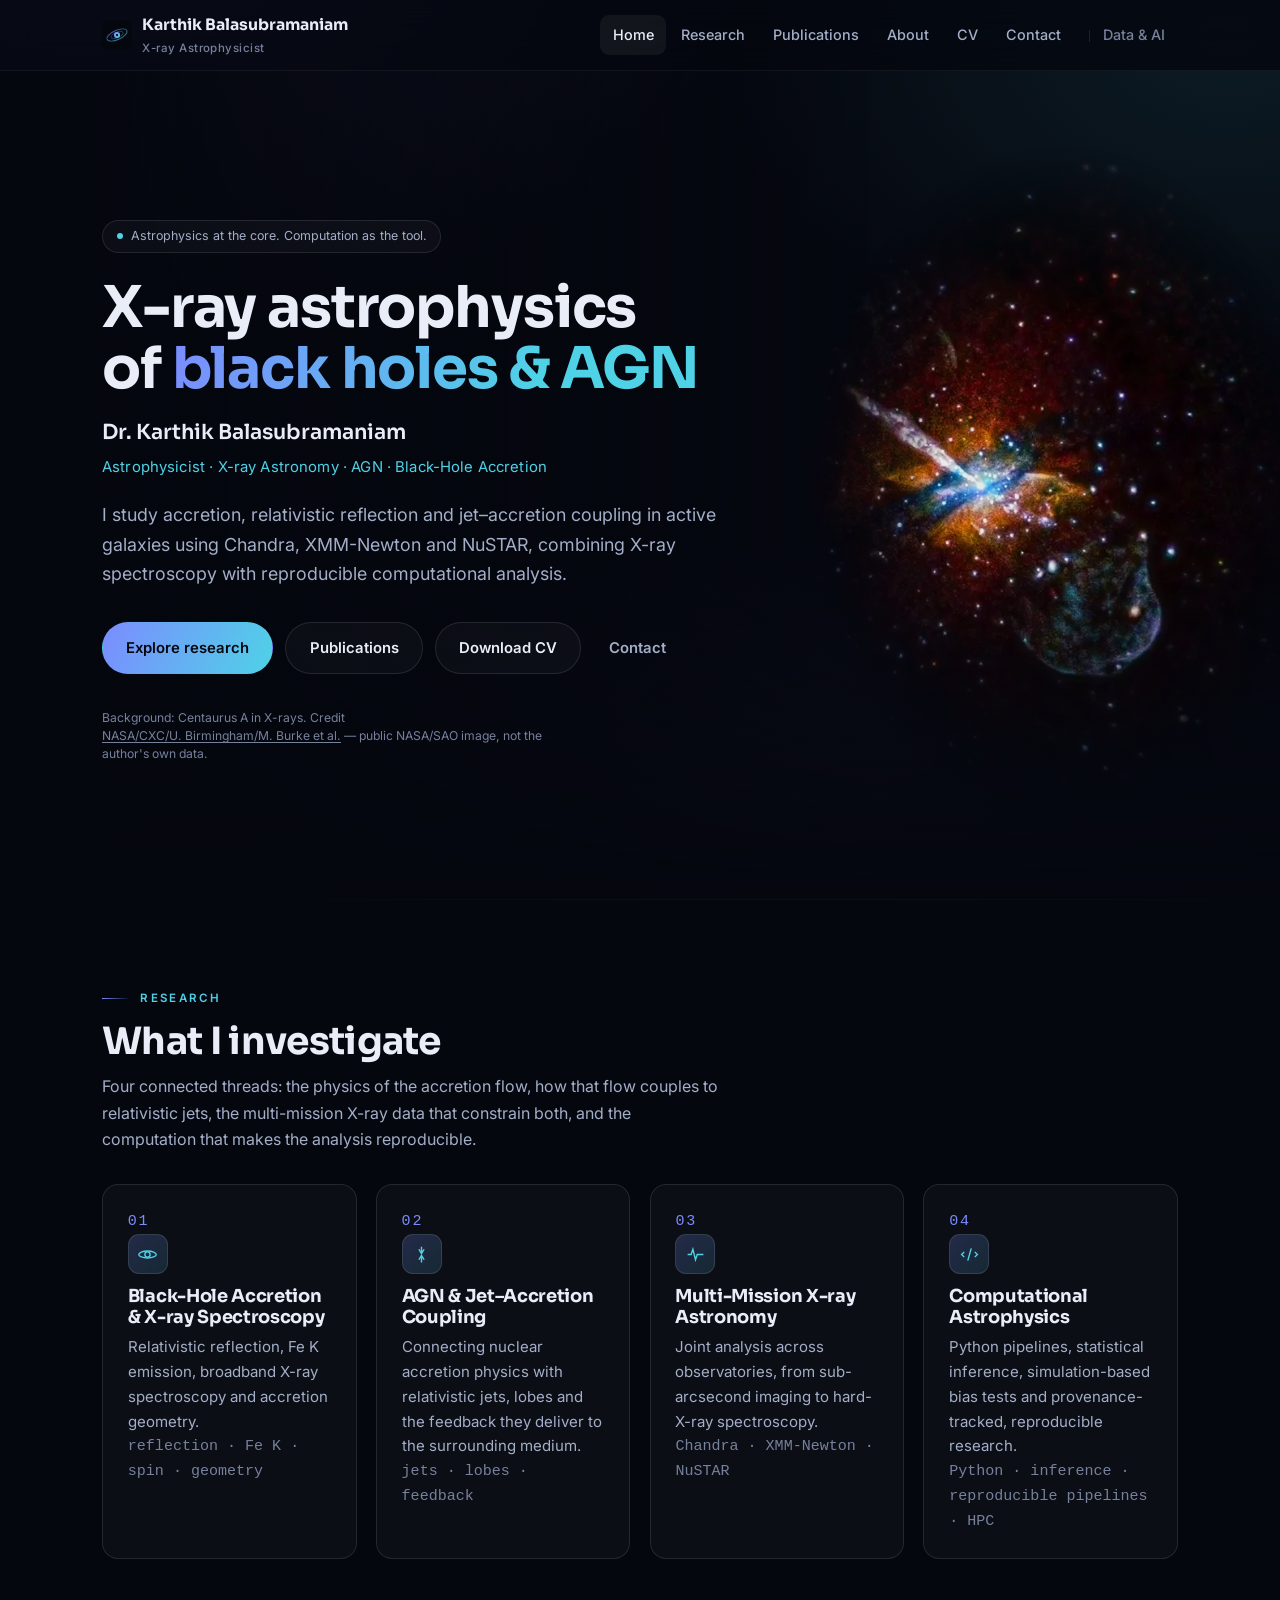
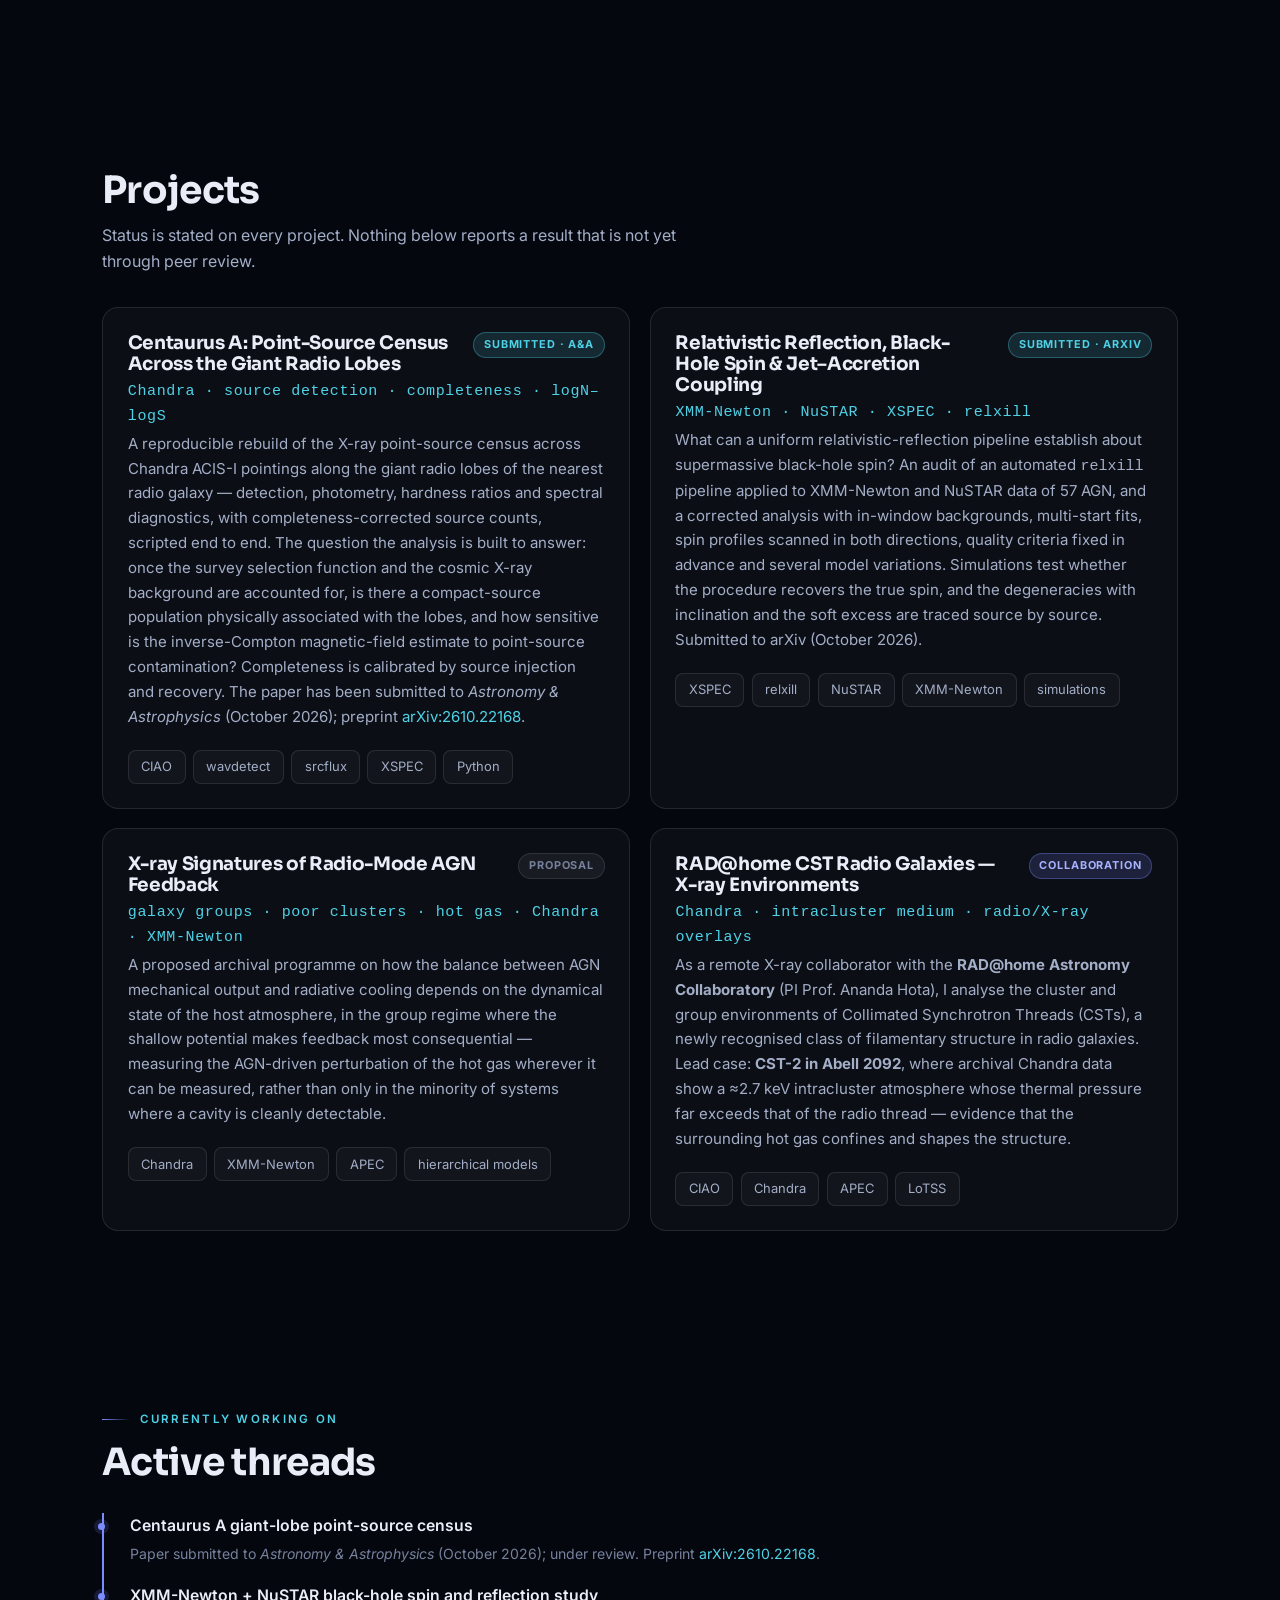
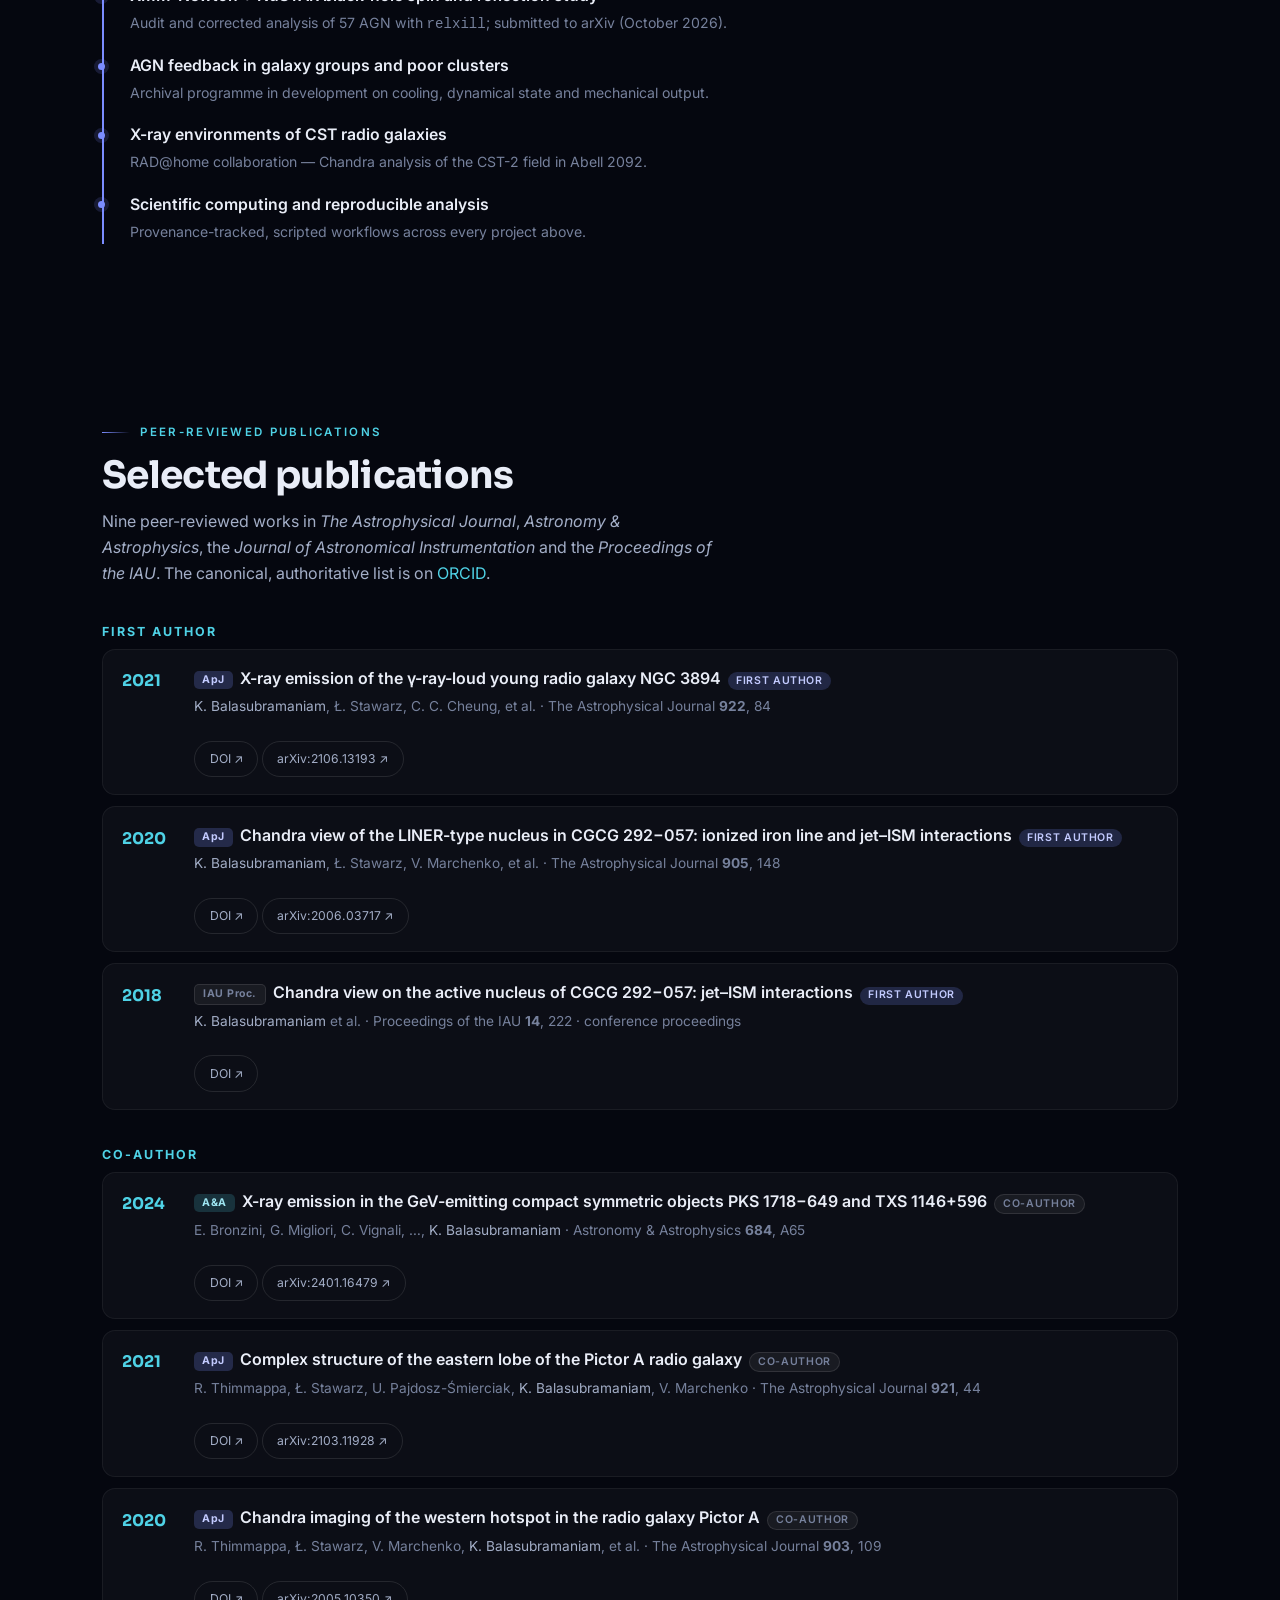
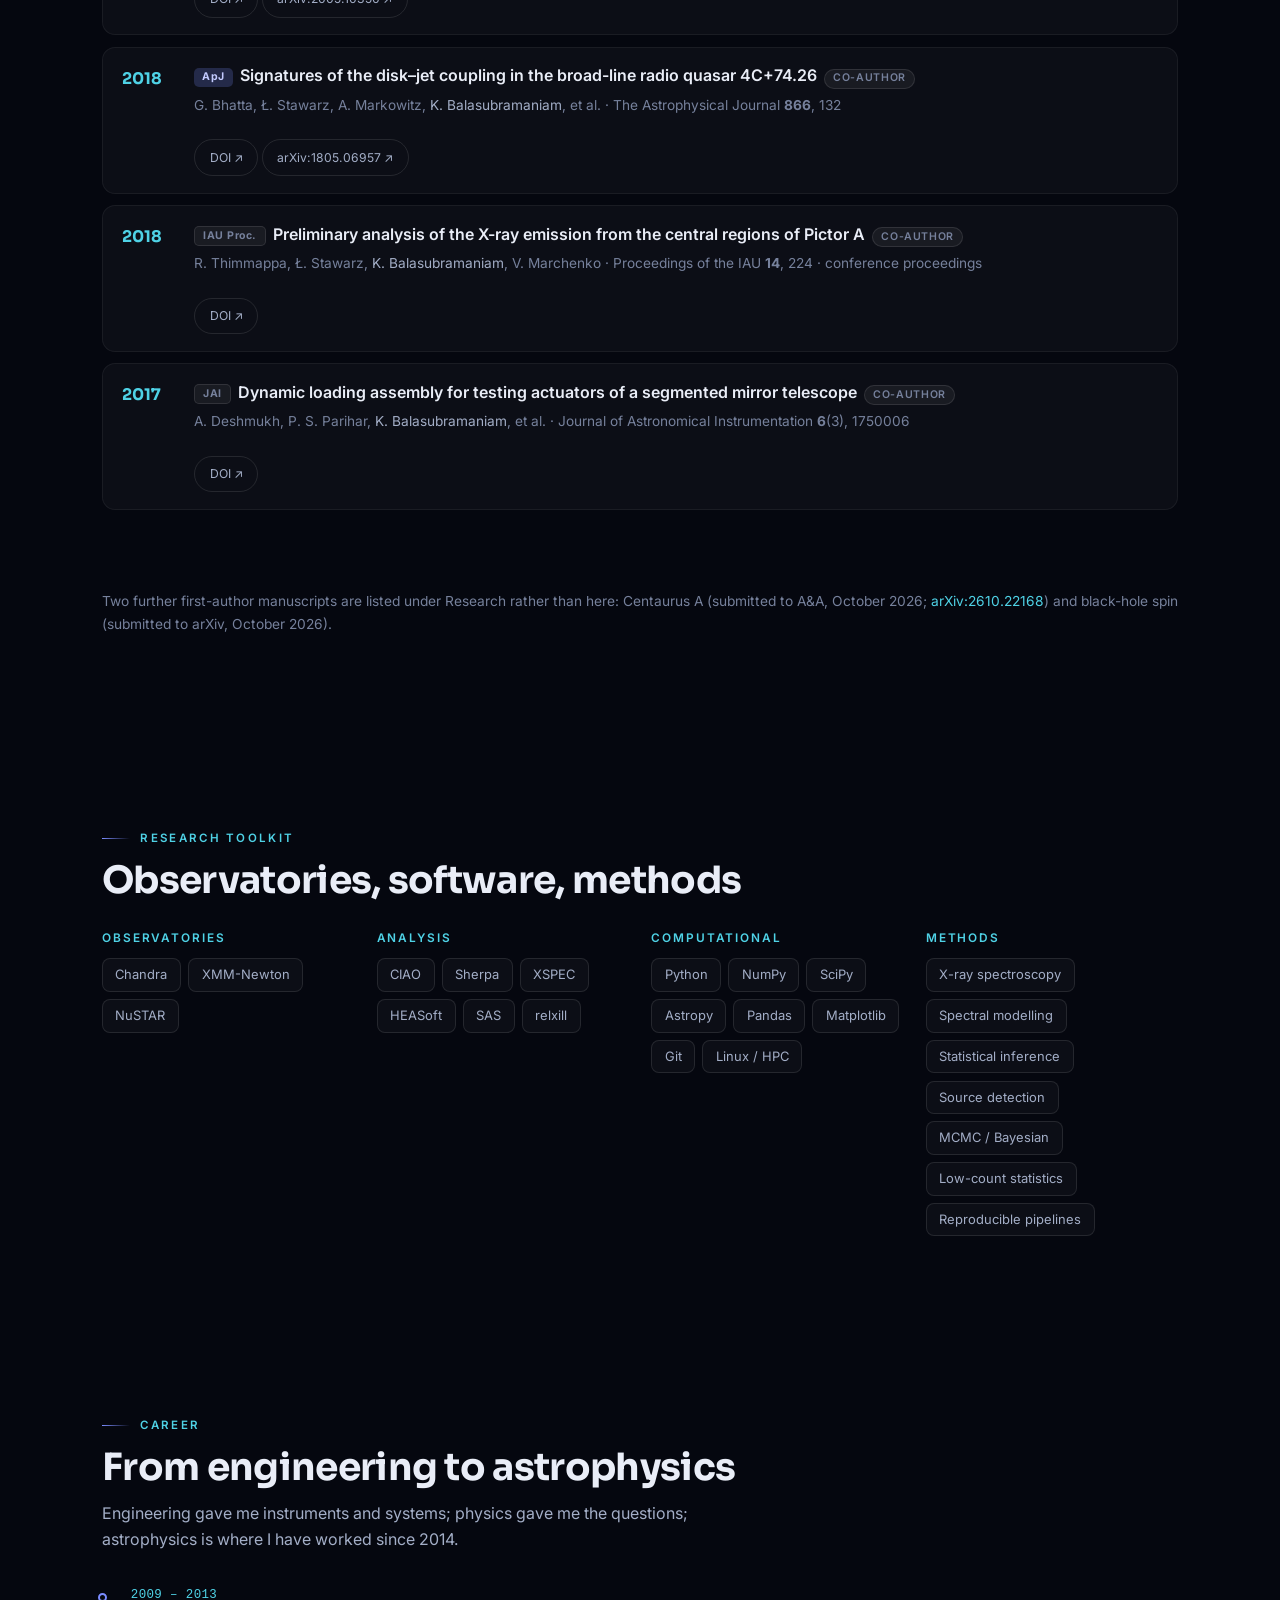
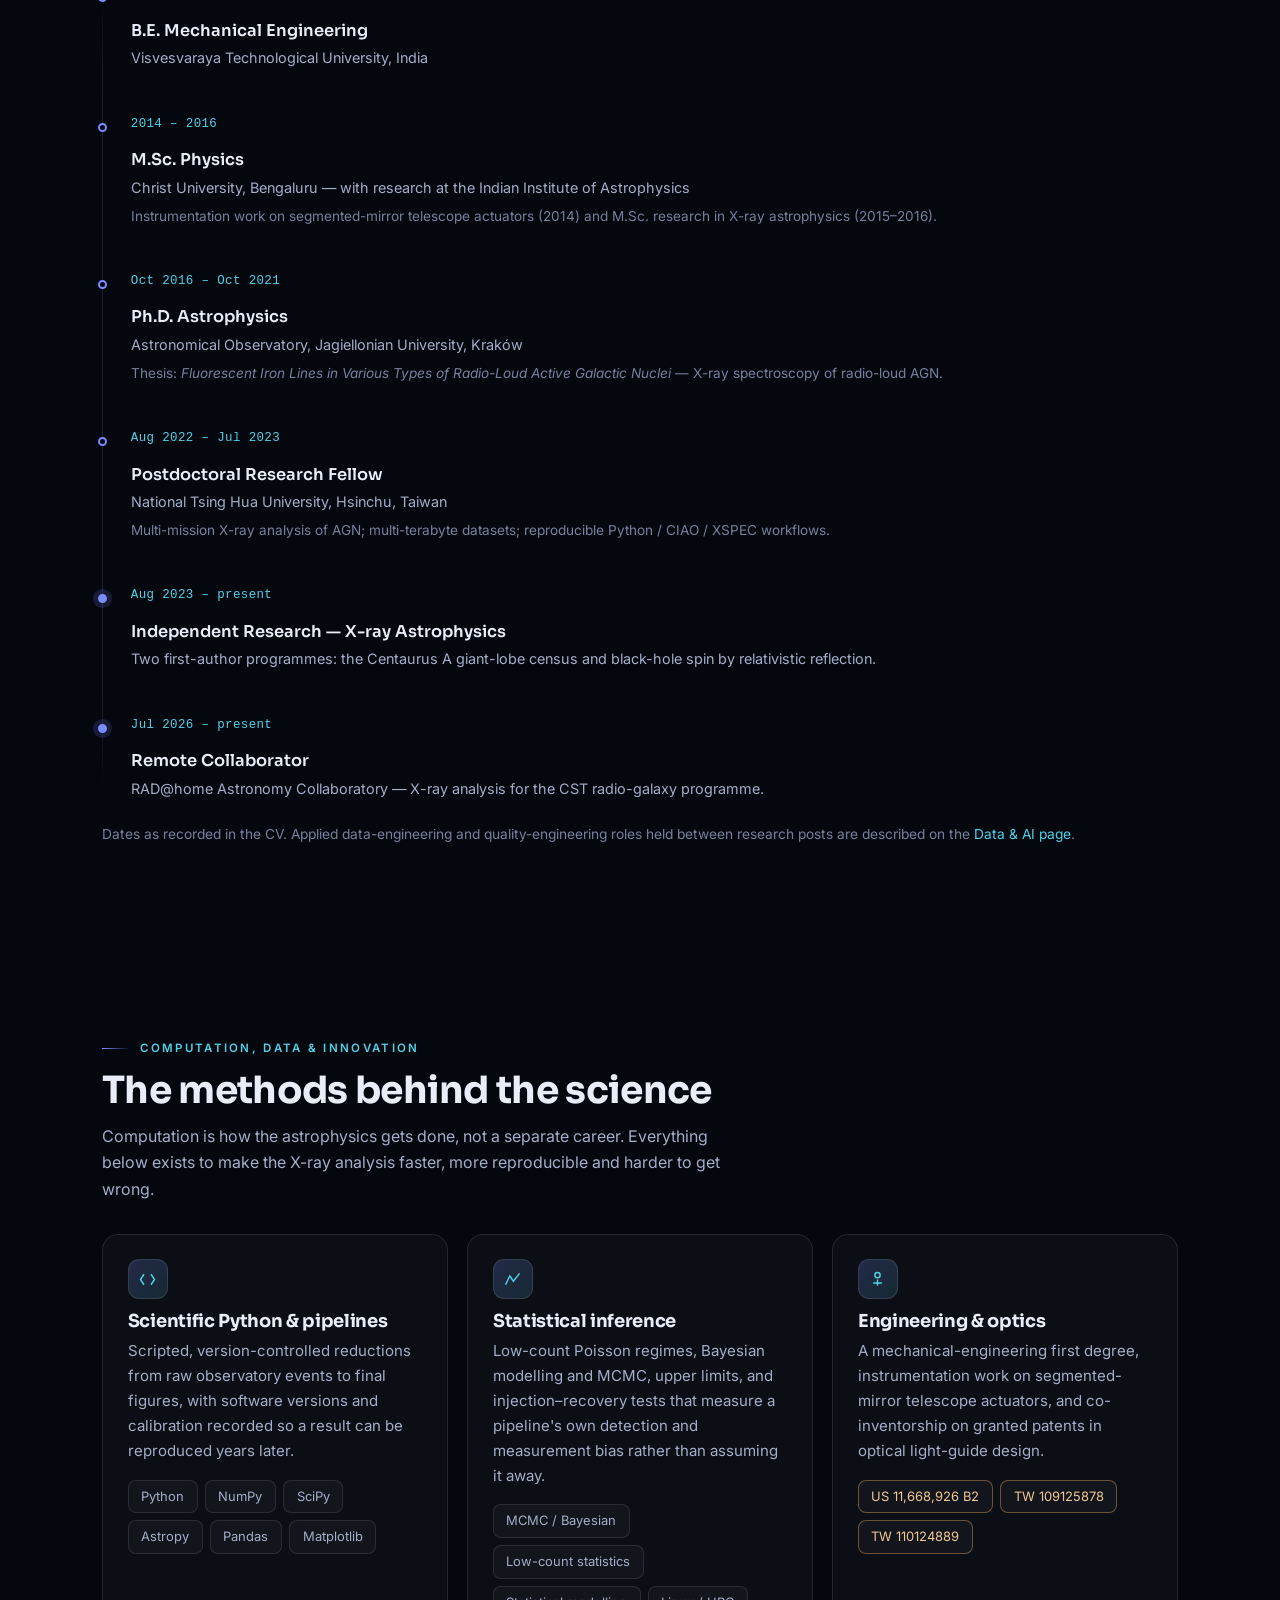
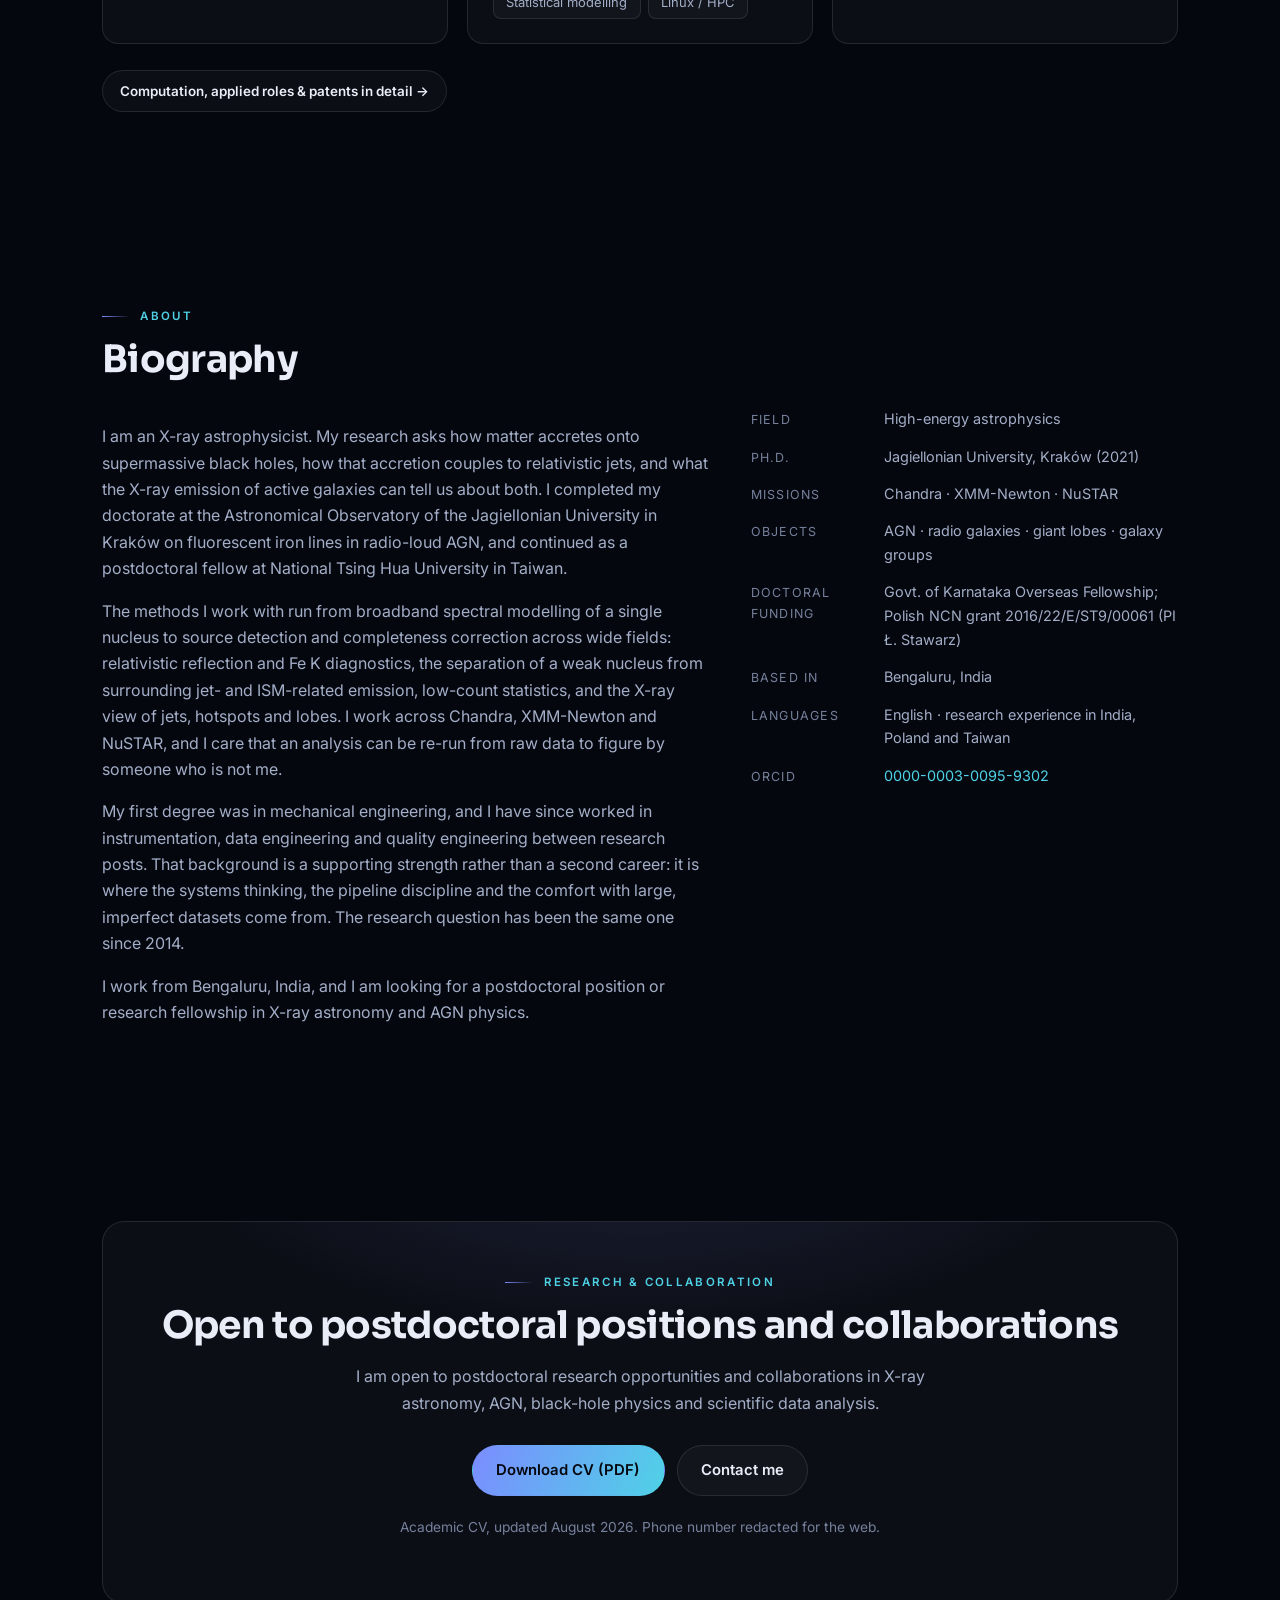
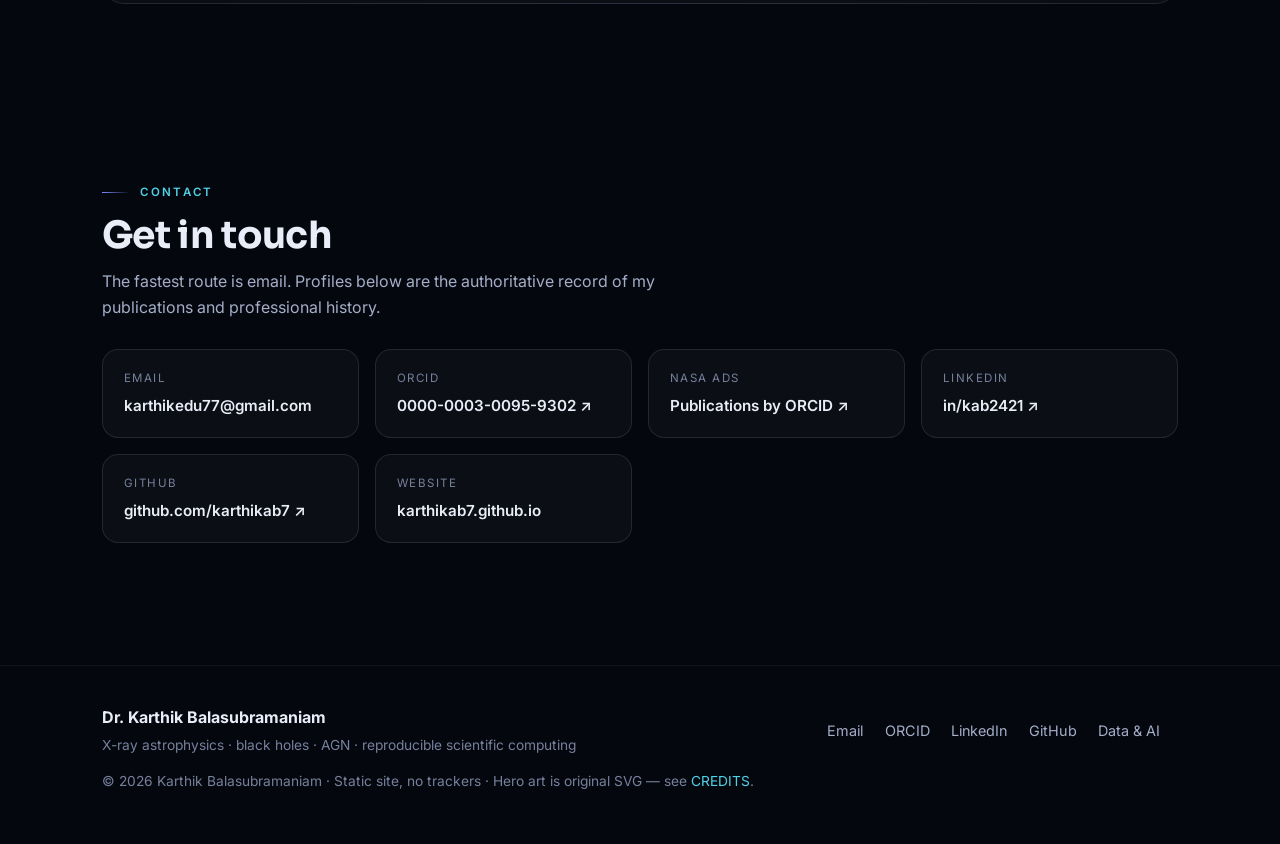
<file: astro.html>
<!DOCTYPE html>
<html lang="en">
<head>
  <meta charset="UTF-8" />
  <meta name="viewport" content="width=device-width, initial-scale=1.0" />
  <title>Research — Karthik Balasubramaniam | X-ray Astrophysicist</title>
  <meta name="description" content="X-ray astrophysics of black holes and AGN — research, publications and current projects of Karthik Balasubramaniam. This page has moved to the homepage." />
  <!-- This page's content now lives on the homepage; the URL is kept so existing
       inbound links and citations do not break. -->
  <link rel="canonical" href="https://karthikab7.github.io/" />
  <meta name="robots" content="noindex, follow" />
  <meta http-equiv="refresh" content="0; url=index.html#research" />
  <link rel="icon" type="image/svg+xml" href="assets/img/icons/favicon.svg" />
  <link rel="stylesheet" href="https://fonts.googleapis.com/css2?family=Inter:wght@400;500;600;700&family=Sora:wght@600;700&display=swap" />
  <link rel="stylesheet" href="assets/css/styles.css" />
</head>
<body>
  <main id="main" class="hero">
    <div class="wrap" style="text-align:center">
      <p class="eyebrow" style="justify-content:center">Page moved</p>
      <h1 class="hero__kicker" style="max-width:22ch;margin-inline:auto">The research pages are now on the homepage.</h1>
      <p class="hero__statement" style="margin-inline:auto">Research themes, featured projects, publications and the
        CV all now live on a single page.</p>
      <div class="hero__cta" style="justify-content:center;margin-top:1.8rem">
        <a class="btn btn--primary" href="index.html#research">Go to research</a>
        <a class="btn btn--ghost" href="index.html#publications">Publications</a>
      </div>
    </div>
  </main>
  <script>location.replace("index.html#research");</script>
</body>
</html>
</file>
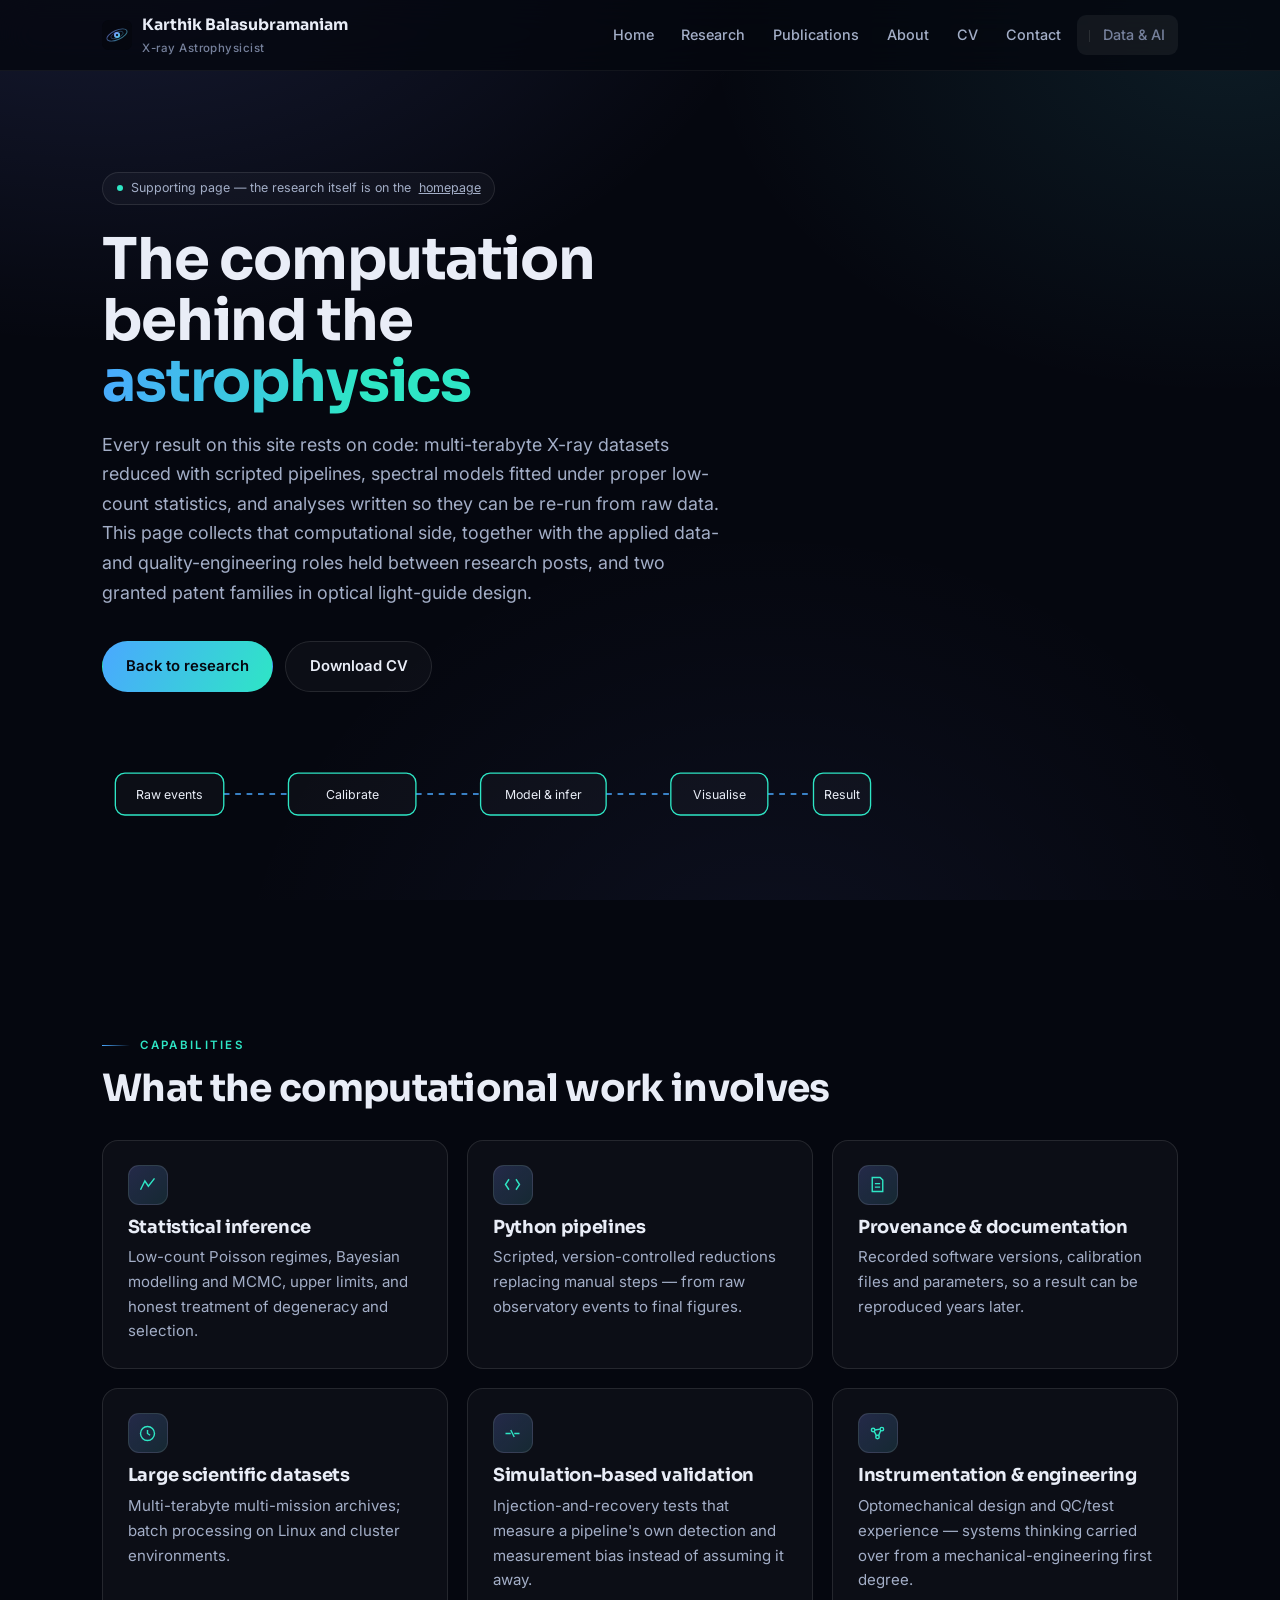
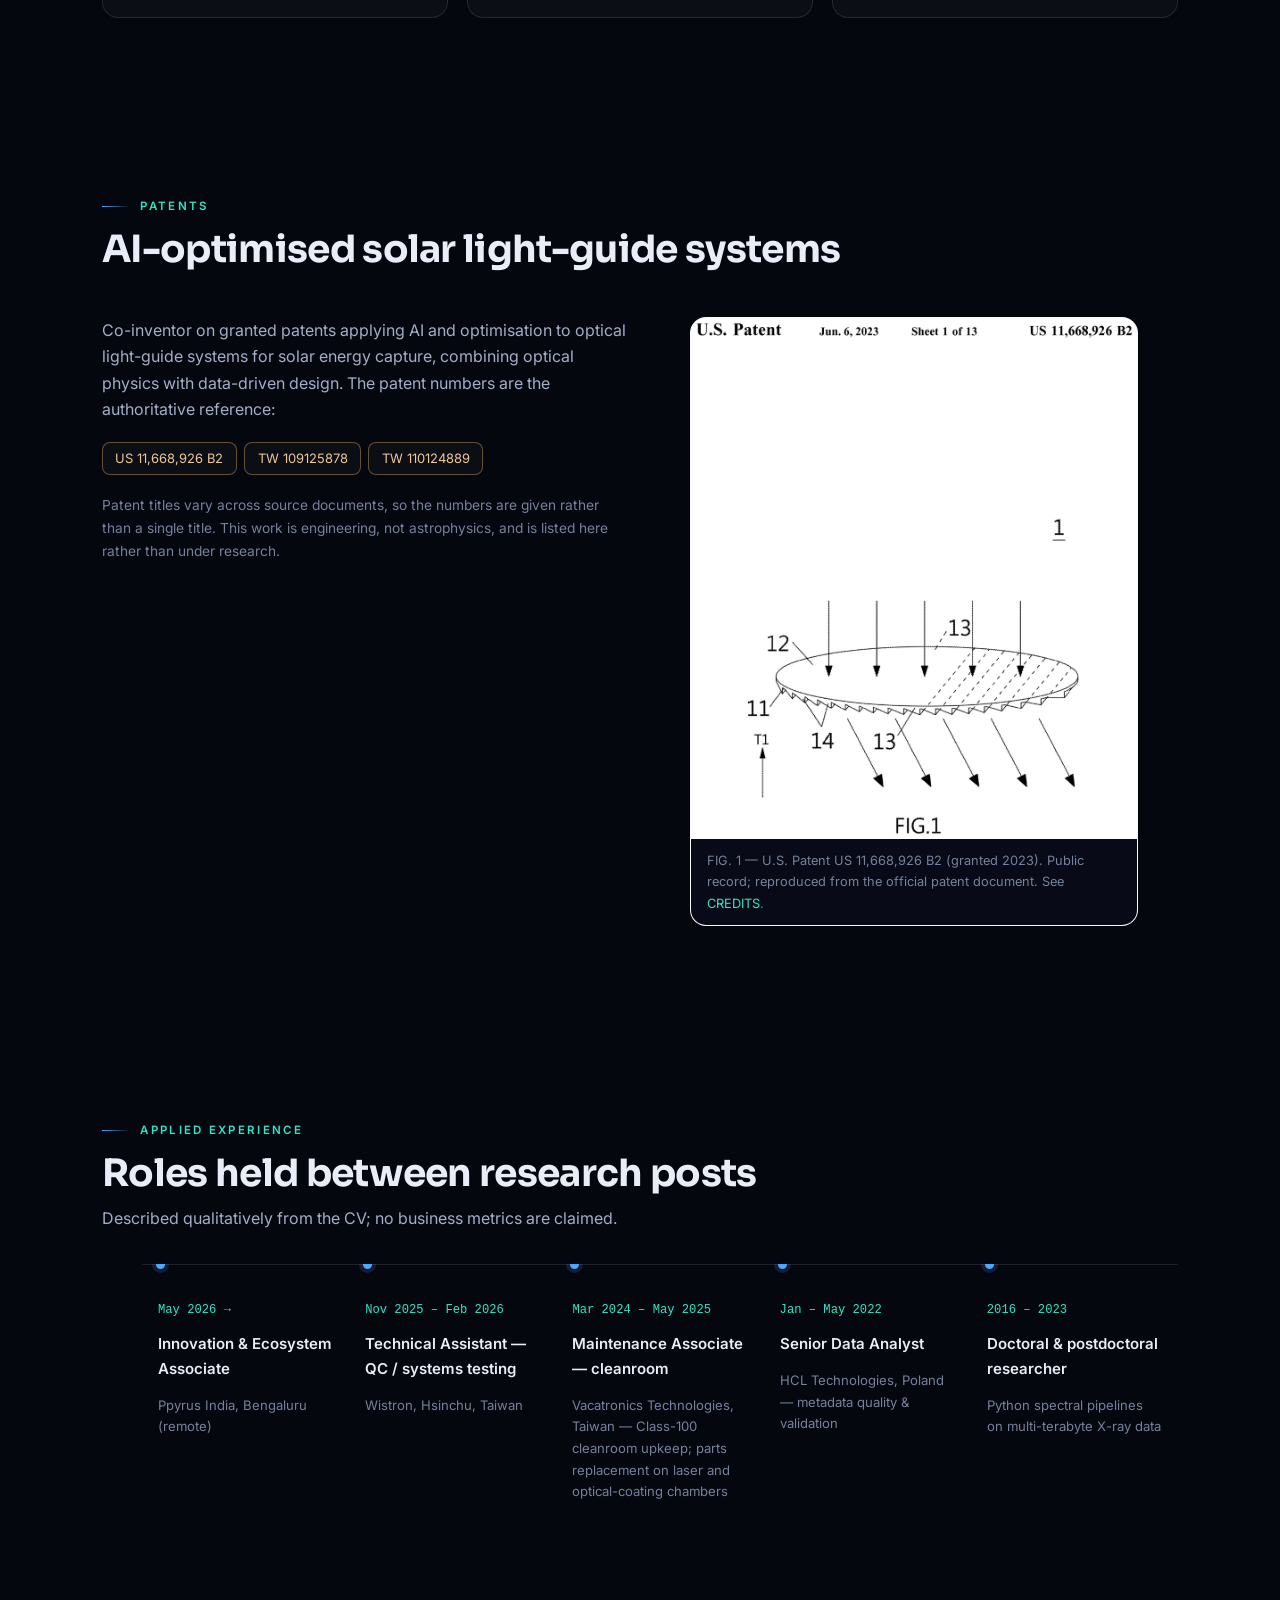
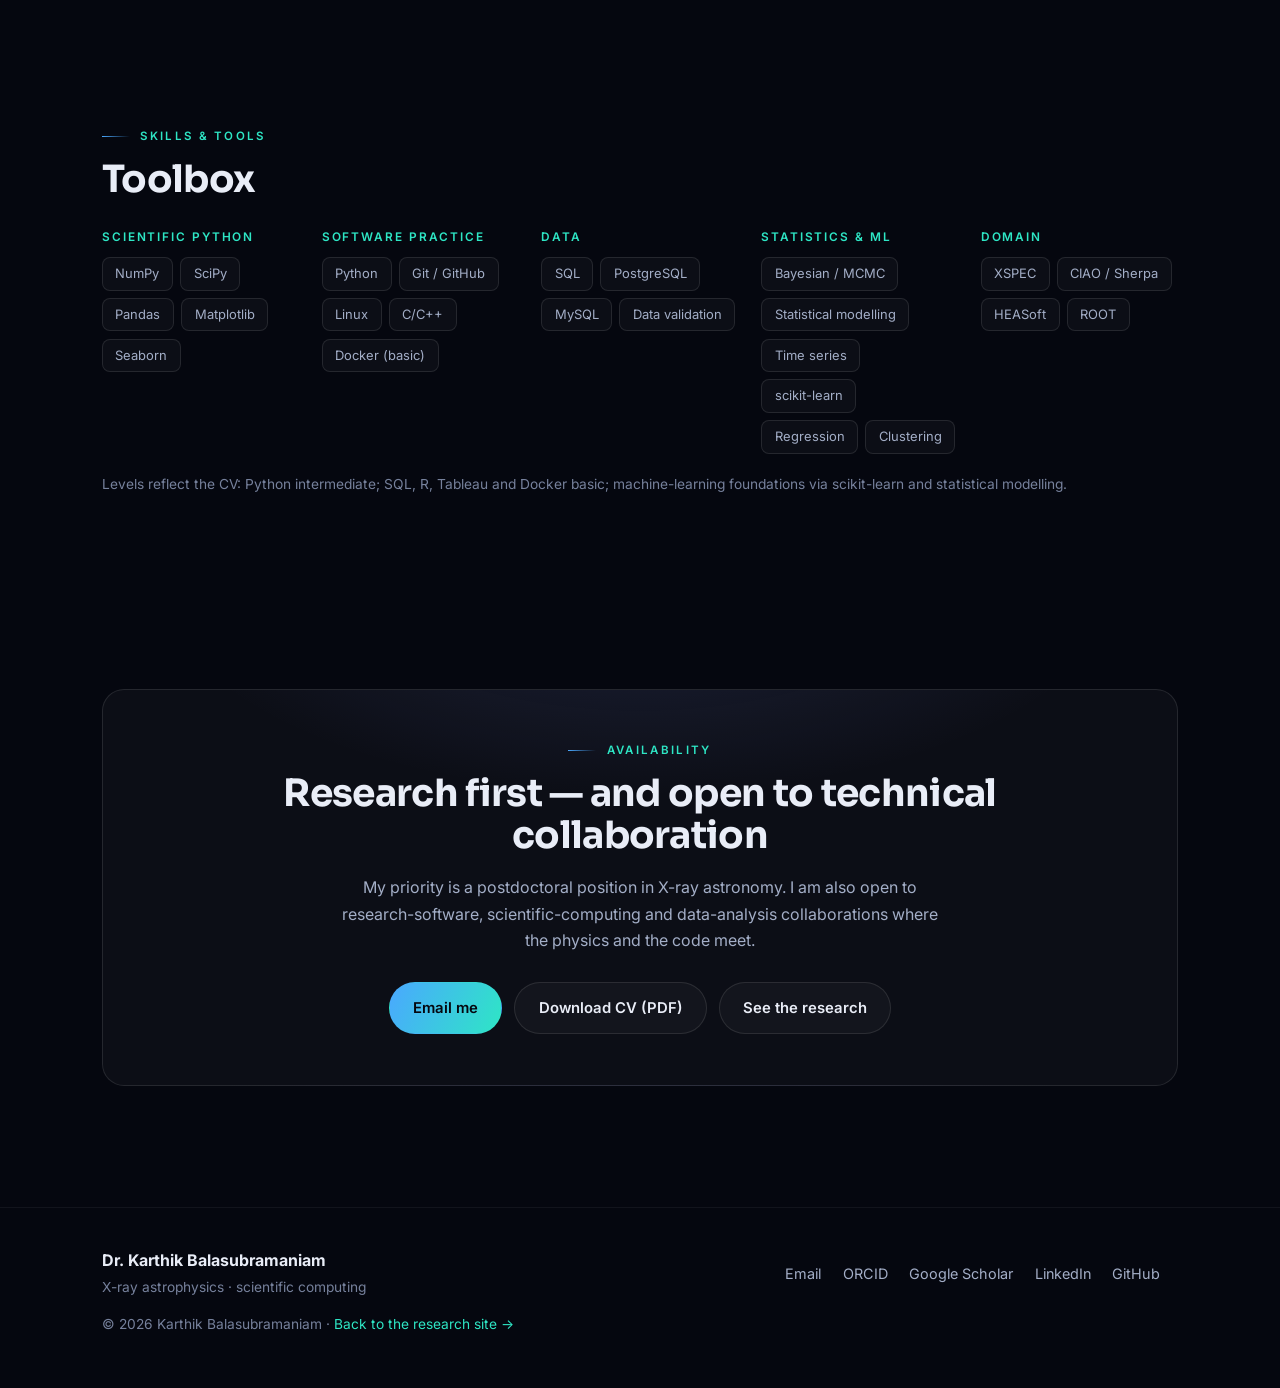
<file: data.html>
<!DOCTYPE html>
<html lang="en">
<head>
  <meta charset="UTF-8" />
  <meta name="viewport" content="width=device-width, initial-scale=1.0" />
  <title>Data &amp; Computation — Karthik Balasubramaniam | X-ray Astrophysicist</title>
  <meta name="description" content="The computational side of an X-ray astrophysicist's work: Python pipelines, statistical inference, reproducible scientific software, plus applied data-engineering experience and granted patents in AI-optimised solar optics." />
  <link rel="canonical" href="https://karthikab7.github.io/data.html" />
  <meta name="robots" content="index, follow" />
  <meta property="og:type" content="profile" />
  <meta property="og:title" content="Data &amp; Computation — Karthik Balasubramaniam" />
  <meta property="og:description" content="Scientific computing, statistical inference and reproducible pipelines behind the X-ray astronomy — and the applied engineering experience that reinforces them." />
  <meta property="og:url" content="https://karthikab7.github.io/data.html" />
  <meta property="og:image" content="https://karthikab7.github.io/assets/img/icons/og.png" />
  <link rel="icon" type="image/svg+xml" href="assets/img/icons/favicon.svg" />
  <link rel="icon" type="image/png" sizes="32x32" href="assets/img/icons/favicon-32.png" />
  <link rel="apple-touch-icon" sizes="180x180" href="assets/img/icons/apple-touch-icon.png" />
  <meta name="theme-color" content="#05070f" />
  <link rel="preconnect" href="https://fonts.googleapis.com" />
  <link rel="preconnect" href="https://fonts.gstatic.com" crossorigin />
  <link rel="stylesheet" href="https://fonts.googleapis.com/css2?family=Inter:wght@400;500;600;700&family=Sora:wght@600;700&display=swap" />
  <link rel="stylesheet" href="assets/css/styles.css" />
  <script>document.documentElement.classList.add("js");</script>
</head>

<body class="theme-data">
  <div class="scroll-progress" aria-hidden="true"></div>
  <a class="skip-link" href="#main">Skip to content</a>

  <header class="nav">
    <div class="wrap nav__inner">
      <a class="brand" href="index.html" aria-label="Karthik Balasubramaniam — home">
        <img class="brand__mark" src="assets/img/icons/favicon.svg" alt="" width="30" height="30" />
        <span>Karthik&nbsp;Balasubramaniam
          <span class="brand__sub">X-ray Astrophysicist</span>
        </span>
      </a>
      <button class="nav__toggle" aria-expanded="false" aria-controls="nav-links" aria-label="Toggle navigation menu">☰</button>
      <ul class="nav__links" id="nav-links">
        <li><a href="index.html">Home</a></li>
        <li><a href="index.html#research">Research</a></li>
        <li><a href="index.html#publications">Publications</a></li>
        <li><a href="index.html#about">About</a></li>
        <li><a href="index.html#cv">CV</a></li>
        <li><a href="index.html#contact">Contact</a></li>
        <li class="nav__secondary"><a href="data.html" aria-current="page">Data &amp; AI</a></li>
      </ul>
    </div>
  </header>

  <main id="main">

    <!-- HERO -->
    <section class="hero" style="min-height:auto;padding-block:clamp(3.5rem,8vw,5.5rem)">
      <div class="wrap">
        <div class="hero__inner">
          <p class="hero__tag reveal"><span class="dot" aria-hidden="true"></span> Supporting page — the research itself is on the <a href="index.html" style="color:inherit;text-decoration:underline">homepage</a></p>
          <h1 class="hero__kicker reveal">The computation behind the <span class="gradient-text">astrophysics</span></h1>
          <p class="hero__statement reveal">Every result on this site rests on code: multi-terabyte X-ray datasets
            reduced with scripted pipelines, spectral models fitted under proper low-count statistics, and analyses
            written so they can be re-run from raw data. This page collects that computational side, together with
            the applied data- and quality-engineering roles held between research posts, and two granted patent
            families in optical light-guide design.</p>
          <div class="hero__cta reveal">
            <a class="btn btn--primary" href="index.html#research">Back to research</a>
            <a class="btn btn--ghost" href="assets/Karthik_Balasubramaniam_CV.pdf" download>Download CV</a>
          </div>
        </div>

        <svg class="dataflow reveal" viewBox="0 0 820 120" role="img"
             aria-label="Analysis pipeline: raw observatory data, calibration and cleaning, modelling and inference, visualisation, published result"
             style="margin-top:2.8rem;max-width:780px">
          <line class="edge animate-dash" x1="128" y1="60" x2="196" y2="60"></line>
          <line class="edge animate-dash" x1="330" y1="60" x2="398" y2="60"></line>
          <line class="edge animate-dash" x1="530" y1="60" x2="598" y2="60"></line>
          <line class="edge animate-dash" x1="700" y1="60" x2="748" y2="60"></line>
          <g><rect class="node" x="14" y="38" width="114" height="44" rx="10"></rect><text class="lbl" x="71" y="65" text-anchor="middle">Raw events</text></g>
          <g><rect class="node" x="196" y="38" width="134" height="44" rx="10"></rect><text class="lbl" x="263" y="65" text-anchor="middle">Calibrate</text></g>
          <g><rect class="node" x="398" y="38" width="132" height="44" rx="10"></rect><text class="lbl" x="464" y="65" text-anchor="middle">Model &amp; infer</text></g>
          <g><rect class="node" x="598" y="38" width="102" height="44" rx="10"></rect><text class="lbl" x="649" y="65" text-anchor="middle">Visualise</text></g>
          <g><rect class="node" x="748" y="38" width="60" height="44" rx="10"></rect><text class="lbl" x="778" y="65" text-anchor="middle">Result</text></g>
        </svg>
      </div>
    </section>

    <!-- TRANSFERABLE STRENGTHS -->
    <section class="wrap" id="value" aria-labelledby="value-h">
      <p class="eyebrow reveal">Capabilities</p>
      <h2 id="value-h" class="reveal">What the computational work involves</h2>
      <div class="grid grid--3" style="margin-top:1.8rem">
        <article class="card reveal"><div class="card__icon" aria-hidden="true"><svg viewBox="0 0 24 24"><path d="M4 18 L9 8 L13 14 L20 5"/></svg></div>
          <h3>Statistical inference</h3><p>Low-count Poisson regimes, Bayesian modelling and MCMC, upper limits, and honest treatment of degeneracy and selection.</p></article>
        <article class="card reveal"><div class="card__icon" aria-hidden="true"><svg viewBox="0 0 24 24"><path d="M8 6 L4 12 L8 18 M16 6 L20 12 L16 18"/></svg></div>
          <h3>Python pipelines</h3><p>Scripted, version-controlled reductions replacing manual steps — from raw observatory events to final figures.</p></article>
        <article class="card reveal"><div class="card__icon" aria-hidden="true"><svg viewBox="0 0 24 24"><path d="M6 4 h9 l3 3 v13 h-12 z M9 11 h6 M9 15 h6"/></svg></div>
          <h3>Provenance &amp; documentation</h3><p>Recorded software versions, calibration files and parameters, so a result can be reproduced years later.</p></article>
        <article class="card reveal"><div class="card__icon" aria-hidden="true"><svg viewBox="0 0 24 24"><circle cx="12" cy="12" r="8"/><path d="M12 8 v4 l3 2"/></svg></div>
          <h3>Large scientific datasets</h3><p>Multi-terabyte multi-mission archives; batch processing on Linux and cluster environments.</p></article>
        <article class="card reveal"><div class="card__icon" aria-hidden="true"><svg viewBox="0 0 24 24"><path d="M4 12 h6 M14 12 h6 M10 8 l4 8"/></svg></div>
          <h3>Simulation-based validation</h3><p>Injection-and-recovery tests that measure a pipeline's own detection and measurement bias instead of assuming it away.</p></article>
        <article class="card reveal"><div class="card__icon" aria-hidden="true"><svg viewBox="0 0 24 24"><circle cx="7" cy="8" r="2"/><circle cx="17" cy="7" r="2"/><circle cx="12" cy="16" r="2"/><path d="M9 8 L15 7 M8 9 L11 15 M16 8 L13 15"/></svg></div>
          <h3>Instrumentation &amp; engineering</h3><p>Optomechanical design and QC/test experience — systems thinking carried over from a mechanical-engineering first degree.</p></article>
      </div>
    </section>

    <!-- PATENTS -->
    <section class="wrap" id="patents" aria-labelledby="patents-h">
      <p class="eyebrow reveal">Patents</p>
      <h2 id="patents-h" class="reveal">AI-optimised solar light-guide systems</h2>
      <div class="grid grid--2" style="margin-top:1.8rem;align-items:start">
        <div class="reveal">
          <p>Co-inventor on granted patents applying AI and optimisation to optical light-guide systems for solar
             energy capture, combining optical physics with data-driven design. The patent numbers are the
             authoritative reference:</p>
          <ul class="chips" style="margin:1.2rem 0">
            <li class="chip chip--solar">US&nbsp;11,668,926&nbsp;B2</li>
            <li class="chip chip--solar">TW&nbsp;109125878</li>
            <li class="chip chip--solar">TW&nbsp;110124889</li>
          </ul>
          <p class="muted">Patent titles vary across source documents, so the numbers are given rather than a single
             title. This work is engineering, not astrophysics, and is listed here rather than under research.</p>
        </div>
        <figure class="figure reveal">
          <img src="assets/img/solar/patent-us11668926-fig1.png" loading="lazy" decoding="async"
               width="1000" height="1168"
               alt="Figure 1 of U.S. Patent 11,668,926 B2: a light-guide element with a textured optical surface redirecting incoming sunlight rays." />
          <figcaption>FIG. 1 — U.S. Patent US&nbsp;11,668,926&nbsp;B2 (granted 2023). Public record; reproduced from
            the official patent document. See <a href="CREDITS.md">CREDITS</a>.</figcaption>
        </figure>
      </div>
    </section>

    <!-- EXPERIENCE -->
    <section class="wrap" id="experience" aria-labelledby="exp-h">
      <p class="eyebrow reveal">Applied experience</p>
      <h2 id="exp-h" class="reveal">Roles held between research posts</h2>
      <p class="section-lead reveal">Described qualitatively from the CV; no business metrics are claimed.</p>
      <ul class="htimeline reveal">
        <li><p class="when">May 2026 →</p><p class="what">Innovation &amp; Ecosystem Associate</p><p class="where">Ppyrus India, Bengaluru (remote)</p></li>
        <li><p class="when">Nov 2025 – Feb 2026</p><p class="what">Technical Assistant — QC / systems testing</p><p class="where">Wistron, Hsinchu, Taiwan</p></li>
        <li><p class="when">Mar 2024 – May 2025</p><p class="what">Maintenance Associate — cleanroom</p><p class="where">Vacatronics Technologies, Taiwan — Class-100 cleanroom upkeep; parts replacement on laser and optical-coating chambers</p></li>
        <li><p class="when">Jan – May 2022</p><p class="what">Senior Data Analyst</p><p class="where">HCL Technologies, Poland — metadata quality &amp; validation</p></li>
        <li><p class="when">2016 – 2023</p><p class="what">Doctoral &amp; postdoctoral researcher</p><p class="where">Python spectral pipelines on multi-terabyte X-ray data</p></li>
      </ul>
    </section>

    <!-- SKILLS -->
    <section class="wrap" id="skills" aria-labelledby="skills-h">
      <p class="eyebrow reveal">Skills &amp; tools</p>
      <h2 id="skills-h" class="reveal">Toolbox</h2>
      <div class="toolcols reveal">
        <div class="toolcol"><h3>Scientific Python</h3><ul class="chips"><li class="chip">NumPy</li><li class="chip">SciPy</li><li class="chip">Pandas</li><li class="chip">Matplotlib</li><li class="chip">Seaborn</li></ul></div>
        <div class="toolcol"><h3>Software practice</h3><ul class="chips"><li class="chip">Python</li><li class="chip">Git / GitHub</li><li class="chip">Linux</li><li class="chip">C/C++</li><li class="chip">Docker (basic)</li></ul></div>
        <div class="toolcol"><h3>Data</h3><ul class="chips"><li class="chip">SQL</li><li class="chip">PostgreSQL</li><li class="chip">MySQL</li><li class="chip">Data validation</li></ul></div>
        <div class="toolcol"><h3>Statistics &amp; ML</h3><ul class="chips"><li class="chip">Bayesian / MCMC</li><li class="chip">Statistical modelling</li><li class="chip">Time series</li><li class="chip">scikit-learn</li><li class="chip">Regression</li><li class="chip">Clustering</li></ul></div>
        <div class="toolcol"><h3>Domain</h3><ul class="chips"><li class="chip">XSPEC</li><li class="chip">CIAO / Sherpa</li><li class="chip">HEASoft</li><li class="chip">ROOT</li></ul></div>
      </div>
      <p class="muted reveal" style="margin-top:1.2rem">Levels reflect the CV: Python intermediate; SQL, R, Tableau and
        Docker basic; machine-learning foundations via scikit-learn and statistical modelling.</p>
    </section>

    <!-- CTA -->
    <section class="wrap" id="cv">
      <div class="cta reveal">
        <p class="eyebrow" style="justify-content:center">Availability</p>
        <h2>Research first — and open to technical collaboration</h2>
        <p>My priority is a postdoctoral position in X-ray astronomy. I am also open to research-software,
          scientific-computing and data-analysis collaborations where the physics and the code meet.</p>
        <div class="hero__cta">
          <a class="btn btn--primary" href="mailto:karthikedu77@gmail.com">Email me</a>
          <a class="btn btn--ghost" href="assets/Karthik_Balasubramaniam_CV.pdf" download>Download CV (PDF)</a>
          <a class="btn btn--ghost" href="index.html#research">See the research</a>
        </div>
      </div>
    </section>
  </main>

  <footer class="footer">
    <div class="wrap footer__grid">
      <div>
        <strong>Dr. Karthik Balasubramaniam</strong>
        <p class="muted" style="margin:.2rem 0 0">X-ray astrophysics · scientific computing</p>
      </div>
      <nav aria-label="Contact and profile links">
        <a href="mailto:karthikedu77@gmail.com">Email</a>
        <a href="https://orcid.org/0000-0003-0095-9302" target="_blank" rel="me noopener">ORCID</a>
        <a href="https://scholar.google.com/citations?user=x5C5nXUAAAAJ" target="_blank" rel="me noopener">Google Scholar</a>
        <a href="https://www.linkedin.com/in/kab2421" target="_blank" rel="me noopener">LinkedIn</a>
        <a href="https://github.com/karthikab7" target="_blank" rel="me noopener">GitHub</a>
      </nav>
    </div>
    <div class="wrap">
      <p class="muted">© <span id="year">2026</span> Karthik Balasubramaniam ·
        <a href="index.html">Back to the research site →</a></p>
    </div>
  </footer>

  <script src="assets/js/main.js" defer></script>
</body>
</html>
</file>
<file: assets/css/styles.css>
/* ==========================================================================
   Karthik Balasubramaniam — X-ray astrophysicist
   Design system: deep-space navy, off-white type, restrained blue/violet.
   Plain CSS. No frameworks, no build step. Accessible, reduced-motion aware.
   ========================================================================== */

/* ---------- tokens ---------- */
:root {
  --font-sans: "Inter", system-ui, -apple-system, "Segoe UI", Roboto, sans-serif;
  --font-display: "Sora", "Inter", system-ui, sans-serif;
  --font-mono: ui-monospace, "SF Mono", "JetBrains Mono", Menlo, Consolas, monospace;

  /* surfaces */
  --bg:        #05070f;
  --bg-2:      #080b17;
  --bg-3:      #0c1020;
  --surface:   rgba(255,255,255,0.032);
  --surface-2: rgba(255,255,255,0.055);
  --line:      rgba(255,255,255,0.10);
  --line-soft: rgba(255,255,255,0.055);

  /* ink */
  --ink:       #e9edf7;
  --ink-dim:   #a3aec7;
  --ink-faint: #76819c;

  /* accents — cool, restrained */
  --accent:    #7b8cff;  /* blue-violet, primary */
  --accent-2:  #4fd2e6;  /* cyan, secondary */
  --accent-3:  #f2b061;  /* amber, status only */

  --maxw: 1140px;
  --radius: 16px;
  --radius-lg: 22px;
  --shadow: 0 20px 60px rgba(0,0,0,0.5);
  --t: 260ms cubic-bezier(0.22, 1, 0.36, 1);
}

/* data/AI page keeps a distinct but subordinate palette */
body.theme-data {
  --accent: #4aa8ff;
  --accent-2: #2ee6c5;
}

/* ---------- base ---------- */
*, *::before, *::after { box-sizing: border-box; }
html { scroll-behavior: smooth; scroll-padding-top: 5rem; }

body {
  margin: 0;
  font-family: var(--font-sans);
  color: var(--ink);
  background: var(--bg);
  line-height: 1.65;
  -webkit-font-smoothing: antialiased;
  overflow-x: hidden;
}

/* one quiet field of light behind everything — no star spam */
body::before {
  content: ""; position: fixed; inset: 0; z-index: -2; pointer-events: none;
  background:
    radial-gradient(1100px 700px at 8% -10%, rgba(123,140,255,0.16), transparent 62%),
    radial-gradient(900px 620px at 96% 4%,  rgba(79,210,230,0.10), transparent 58%),
    radial-gradient(900px 800px at 60% 112%, rgba(123,140,255,0.07), transparent 60%),
    var(--bg);
}

a { color: var(--accent-2); text-decoration: none; transition: color var(--t); }
a:hover { color: var(--accent); }

h1, h2, h3, h4 {
  font-family: var(--font-display);
  line-height: 1.14; font-weight: 700; letter-spacing: -0.018em;
  color: var(--ink); margin: 0 0 0.6rem;
}
h2 { font-size: clamp(1.55rem, 3.1vw, 2.35rem); }
h3 { font-size: 1.12rem; }
p  { color: var(--ink-dim); }
img, svg { max-width: 100%; }

:focus-visible {
  outline: 2px solid var(--accent-2);
  outline-offset: 3px; border-radius: 6px;
}

.skip-link {
  position: absolute; left: -999px; top: 0; z-index: 999;
  background: var(--accent); color: #06070d;
  padding: .65rem 1.1rem; border-radius: 0 0 10px 0; font-weight: 600;
}
.skip-link:focus { left: 0; }

.wrap { width: 100%; max-width: var(--maxw); margin-inline: auto; padding-inline: clamp(1rem, 4vw, 2rem); }
section { padding-block: clamp(3.4rem, 7vw, 6.5rem); position: relative; }

/* section headers */
.eyebrow {
  text-transform: uppercase; letter-spacing: .2em; font-size: .72rem;
  color: var(--accent-2); font-weight: 600; margin: 0 0 .8rem;
  display: flex; align-items: center; gap: .65rem;
}
.eyebrow::before {
  content: ""; width: 28px; height: 1px; flex: none;
  background: linear-gradient(90deg, var(--accent), transparent);
}
.section-lead { max-width: 62ch; margin-top: .4rem; }
.muted { color: var(--ink-faint); font-size: .86rem; }
.gradient-text {
  background: linear-gradient(105deg, var(--accent), var(--accent-2) 70%);
  -webkit-background-clip: text; background-clip: text; color: transparent;
}

/* ---------- scroll progress ---------- */
.scroll-progress {
  position: fixed; top: 0; left: 0; height: 2px; width: 0; z-index: 100;
  background: linear-gradient(90deg, var(--accent), var(--accent-2));
}

/* ---------- nav ---------- */
.nav {
  position: sticky; top: 0; z-index: 50;
  backdrop-filter: blur(16px);
  background: color-mix(in srgb, var(--bg) 78%, transparent);
  border-bottom: 1px solid var(--line-soft);
}
.nav__inner { display: flex; align-items: center; justify-content: space-between; gap: 1rem; padding-block: .8rem; }
.brand { display: flex; align-items: center; gap: .65rem; font-weight: 700; color: var(--ink); font-family: var(--font-display); font-size: .98rem; }
.brand__mark { width: 30px; height: 30px; flex: none; }
.brand__sub { display: block; font-family: var(--font-sans); font-weight: 500; font-size: .72rem; color: var(--ink-faint); letter-spacing: .04em; }

.nav__links { display: flex; gap: .15rem; align-items: center; list-style: none; margin: 0; padding: 0; }
.nav__links a {
  color: var(--ink-dim); padding: .5rem .8rem; border-radius: 9px;
  font-size: .9rem; font-weight: 500; display: block;
}
.nav__links a:hover { color: var(--ink); background: var(--surface); }
.nav__links a[aria-current="page"], .nav__links a.is-active { color: var(--ink); background: var(--surface-2); }
.nav__links .nav__secondary a { color: var(--ink-faint); }
.nav__links .nav__secondary a::before { content: ""; display: inline-block; width: 1px; height: 12px; background: var(--line); margin-right: .8rem; vertical-align: -2px; }

.nav__toggle {
  display: none; background: none; border: 1px solid var(--line);
  border-radius: 9px; color: var(--ink); font-size: 1.05rem; cursor: pointer;
  /* 44px comfortable touch target */
  min-width: 44px; min-height: 44px; padding: 0; line-height: 1;
}
@media (max-width: 900px) {
  .nav__toggle { display: block; }
  .nav__links {
    position: absolute; inset: 100% 0 auto 0; flex-direction: column; align-items: stretch;
    background: var(--bg-2); border-bottom: 1px solid var(--line); padding: .5rem;
    transform: translateY(-8px); opacity: 0; pointer-events: none; transition: var(--t);
  }
  .nav__links.open { transform: none; opacity: 1; pointer-events: auto; }
  .nav__links a { padding: .8rem 1rem; }
  .nav__links .nav__secondary a::before { display: none; }
}

/* ---------- buttons ---------- */
.btn {
  display: inline-flex; align-items: center; gap: .5rem;
  padding: .78rem 1.45rem; border-radius: 999px;
  font-weight: 600; font-size: .93rem; border: 1px solid transparent;
  cursor: pointer; transition: var(--t);
}
.btn--primary { background: linear-gradient(115deg, var(--accent), var(--accent-2)); color: #05070f; }
.btn--primary:hover { color: #05070f; transform: translateY(-2px); box-shadow: 0 12px 32px rgba(123,140,255,0.34); }
.btn--ghost { border-color: var(--line); color: var(--ink); background: var(--surface); }
.btn--ghost:hover { border-color: var(--accent-2); color: var(--ink); background: var(--surface-2); }
.btn--sm { padding: .55rem 1.05rem; font-size: .84rem; min-height: 40px; }
/* tertiary action: present but visually subordinate to the three primary CTAs */
.btn--quiet { color: var(--ink-dim); border-color: transparent; background: none; padding-inline: .9rem; }
.btn--quiet:hover { color: var(--ink); border-color: var(--line); background: var(--surface); }

/* ---------- hero ---------- */
.hero { position: relative; min-height: min(92vh, 860px); display: flex; align-items: center; overflow: hidden; padding-block: clamp(4rem, 10vw, 7rem); }
.hero__bg { position: absolute; inset: 0; z-index: -1; }
.hero__art {
  position: absolute; right: -4%; top: 50%; transform: translateY(-50%);
  width: min(58vw, 700px); height: auto; opacity: .92; pointer-events: none;
  /* feather every edge: the frame boundary must never read as a seam */
  -webkit-mask-image: radial-gradient(closest-side at 62% 50%, #000 48%, rgba(0,0,0,.55) 72%, transparent 97%);
          mask-image: radial-gradient(closest-side at 62% 50%, #000 48%, rgba(0,0,0,.55) 72%, transparent 97%);
}
.hero__credit {
  margin: 2.2rem 0 0; font-size: .76rem; color: var(--ink-faint); max-width: 56ch; line-height: 1.5;
}
.hero__credit a { color: var(--ink-faint); text-decoration: underline; text-underline-offset: 2px; }
.hero__credit a:hover { color: var(--accent-2); }
.hero__veil {
  position: absolute; inset: 0;
  background:
    linear-gradient(90deg, var(--bg) 6%, color-mix(in srgb, var(--bg) 55%, transparent) 44%, transparent 68%),
    linear-gradient(180deg, transparent 58%, var(--bg) 100%);
}
.hero__inner { max-width: 62ch; }
.hero__kicker {
  font-family: var(--font-display); font-weight: 700;
  font-size: clamp(1.9rem, 5.4vw, 3.6rem); line-height: 1.06;
  letter-spacing: -0.02em; margin: 0 0 1rem; text-wrap: balance;
}
.hero__name {
  font-size: clamp(1.05rem, 2vw, 1.3rem); font-weight: 600; color: var(--ink);
  margin: 0 0 .35rem; font-family: var(--font-display);
}
.hero__role { font-size: .93rem; color: var(--accent-2); margin: 0 0 1.3rem; letter-spacing: .01em; }
.hero__statement { font-size: clamp(1rem, 1.7vw, 1.12rem); color: var(--ink-dim); max-width: 58ch; }
.hero__cta { display: flex; flex-wrap: wrap; gap: .75rem; margin-top: 2.1rem; }
.hero__tag {
  display: inline-flex; gap: .5rem; align-items: center; font-size: .78rem; color: var(--ink-dim);
  border: 1px solid var(--line); border-radius: 999px; padding: .32rem .85rem;
  margin-bottom: 1.5rem; background: var(--surface);
}
.hero__tag .dot { width: 6px; height: 6px; border-radius: 50%; background: var(--accent-2); flex: none; }
@media (max-width: 980px) { .hero__art { opacity: .20; right: -30%; width: 132vw; } }

/* ---------- grids & cards ---------- */
.grid { display: grid; gap: 1.2rem; }
.grid--2 { grid-template-columns: repeat(2, 1fr); }
.grid--3 { grid-template-columns: repeat(3, 1fr); }
.grid--4 { grid-template-columns: repeat(4, 1fr); }
@media (max-width: 980px) { .grid--3, .grid--4 { grid-template-columns: repeat(2, 1fr); } }
@media (max-width: 640px)  { .grid--2, .grid--3, .grid--4 { grid-template-columns: 1fr; } }

.card {
  position: relative; background: var(--surface); border: 1px solid var(--line);
  border-radius: var(--radius); padding: 1.5rem 1.55rem; transition: var(--t); overflow: hidden;
}
.card:hover { border-color: color-mix(in srgb, var(--accent) 42%, var(--line)); background: var(--surface-2); transform: translateY(-3px); }
.card h3 { margin: .75rem 0 .5rem; }
.card p { margin: 0; font-size: .94rem; }
.card__icon {
  width: 40px; height: 40px; display: grid; place-items: center; border-radius: 11px;
  background: linear-gradient(135deg, rgba(123,140,255,0.22), rgba(79,210,230,0.14));
  border: 1px solid var(--line);
}
.card__icon svg { width: 21px; height: 21px; stroke: var(--accent-2); fill: none; stroke-width: 1.6; }

/* numbered research-area cards */
.area { display: flex; flex-direction: column; }
.area__num {
  font-family: var(--font-mono); font-size: .74rem; color: var(--accent);
  letter-spacing: .12em; margin-bottom: .9rem;
}
.area__keys { margin-top: 1rem; font-size: .8rem; color: var(--ink-faint); font-family: var(--font-mono); }

/* project cards */
.project { display: flex; flex-direction: column; gap: .2rem; }
.project__head { display: flex; align-items: flex-start; justify-content: space-between; gap: 1rem; }
.project h3 { margin: 0 0 .1rem; font-size: 1.16rem; }
.project__title-sub { font-size: .82rem; color: var(--accent-2); font-family: var(--font-mono); letter-spacing: .04em; margin: 0 0 .7rem; }

/* status pills */
.status {
  flex: none; font-size: .68rem; text-transform: uppercase; letter-spacing: .08em;
  font-weight: 700; padding: .2rem .6rem; border-radius: 999px; white-space: nowrap;
}
.status--prep      { background: rgba(242,176,97,0.16); color: #f2b061; border: 1px solid rgba(242,176,97,0.35); }
.status--published { background: rgba(79,210,230,0.14); color: var(--accent-2); border: 1px solid rgba(79,210,230,0.32); }
.status--collab    { background: rgba(123,140,255,0.16); color: #a8b3ff; border: 1px solid rgba(123,140,255,0.34); }
.status--proposal  { background: var(--surface-2); color: var(--ink-faint); border: 1px solid var(--line); }
.status--active    { background: rgba(79,210,230,0.14); color: var(--accent-2); border: 1px solid rgba(79,210,230,0.32); }

/* ---------- currently working on ---------- */
.now { border-left: 2px solid var(--accent); padding-left: 1.6rem; margin: 0; list-style: none; display: grid; gap: 1.05rem; }
.now li { position: relative; }
.now li::before {
  content: ""; position: absolute; left: -1.95rem; top: .62em;
  width: 7px; height: 7px; border-radius: 50%; background: var(--accent);
  box-shadow: 0 0 0 4px rgba(123,140,255,0.16);
}
.now strong { color: var(--ink); font-weight: 600; display: block; font-size: .99rem; }
.now span { color: var(--ink-faint); font-size: .88rem; }

/* ---------- publications ---------- */
.pub {
  display: grid; grid-template-columns: 3.4rem 1fr; gap: 1.1rem;
  padding: 1.05rem 1.2rem; border: 1px solid var(--line-soft); border-radius: 13px;
  background: var(--surface); margin-bottom: .7rem; transition: var(--t);
}
.pub:hover { border-color: color-mix(in srgb, var(--accent) 38%, var(--line)); background: var(--surface-2); }
.pub__year { font-family: var(--font-display); font-weight: 700; color: var(--accent-2); font-size: 1rem; padding-top: .1rem; }
.pub__title { color: var(--ink); font-weight: 600; line-height: 1.4; }
.pub__meta { font-size: .855rem; color: var(--ink-faint); margin-top: .3rem; }
.pub__meta em { color: var(--ink-dim); font-style: normal; }
.badge {
  display: inline-block; font-size: .66rem; font-weight: 700; letter-spacing: .05em;
  padding: .12rem .5rem; border-radius: 5px; margin-right: .45rem; vertical-align: 1px;
}
.badge--apj  { background: rgba(123,140,255,0.22); color: #c3cbff; }
.badge--aa   { background: rgba(79,210,230,0.18); color: #9ee6f2; }
.badge--proc { background: var(--surface-2); color: var(--ink-faint); border: 1px solid var(--line); }
.tag-author {
  display: inline-block; font-size: .66rem; text-transform: uppercase; letter-spacing: .06em;
  padding: .1rem .5rem; border-radius: 999px; margin-left: .45rem; white-space: nowrap;
}
.tag-author--first { background: rgba(123,140,255,0.2); color: #c3cbff; }
.tag-author--co    { background: var(--surface-2); color: var(--ink-faint); border: 1px solid var(--line); }
.doi-btn {
  font-size: .76rem; padding: .45rem .9rem; border: 1px solid var(--line);
  border-radius: 999px; color: var(--ink-dim); margin-top: .6rem;
  display: inline-flex; align-items: center; min-height: 36px;
}
.doi-btn:hover { border-color: var(--accent-2); color: var(--ink); }
.pub-links { display: flex; flex-wrap: wrap; gap: .6rem; margin-top: 1.4rem; }

/* ---------- toolkit ---------- */
.toolcols { display: grid; grid-template-columns: repeat(auto-fit, minmax(190px, 1fr)); gap: 1.6rem 1.4rem; margin-top: 1.8rem; }
.toolcol h3 { margin: 0 0 .8rem; color: var(--accent-2); font-size: .74rem; text-transform: uppercase; letter-spacing: .16em; font-family: var(--font-sans); font-weight: 600; }
.chips { display: flex; flex-wrap: wrap; gap: .45rem; margin: 0; padding: 0; list-style: none; }
.chip {
  font-size: .81rem; padding: .32rem .78rem; border-radius: 8px;
  background: var(--surface); border: 1px solid var(--line); color: var(--ink-dim); transition: var(--t);
}
.chip:hover { color: var(--ink); border-color: var(--accent-2); }
.chip--solar { border-color: rgba(242,176,97,0.4); color: #f0c893; }

/* ---------- timeline ---------- */
.timeline { list-style: none; margin: 2rem 0 0; padding: 0 0 0 1.8rem; position: relative; }
.timeline::before {
  content: ""; position: absolute; left: 0; top: .5rem; bottom: .5rem; width: 1px;
  background: linear-gradient(180deg, transparent, var(--line) 12%, var(--line) 88%, transparent);
}
.timeline li { position: relative; padding-bottom: 2rem; }
.timeline li:last-child { padding-bottom: 0; }
.timeline li::before {
  content: ""; position: absolute; left: calc(-1.8rem - 4px); top: .55rem;
  width: 9px; height: 9px; border-radius: 50%; background: var(--bg);
  border: 2px solid var(--accent);
}
.timeline li.is-current::before { background: var(--accent); box-shadow: 0 0 0 5px rgba(123,140,255,0.16); }
.timeline .when { font-family: var(--font-mono); font-size: .78rem; color: var(--accent-2); letter-spacing: .03em; }
.timeline .what { color: var(--ink); font-weight: 600; font-size: 1.02rem; margin: .15rem 0 .1rem; font-family: var(--font-display); }
.timeline .where { color: var(--ink-dim); font-size: .9rem; margin: 0; }
.timeline .note { color: var(--ink-faint); font-size: .85rem; margin: .3rem 0 0; }

/* horizontal timeline (data page) */
.htimeline { display: grid; grid-auto-flow: column; grid-auto-columns: minmax(160px, 1fr); gap: 0; margin-top: 2rem; overflow-x: auto; padding-bottom: 1rem; }
.htimeline li { list-style: none; position: relative; padding: 1.5rem 1rem 0; }
.htimeline li::before { content: ""; position: absolute; top: 0; left: 0; right: 0; height: 1px; background: var(--line); }
.htimeline li::after {
  content: ""; position: absolute; top: -4px; left: 14px; width: 9px; height: 9px; border-radius: 50%;
  background: var(--accent); box-shadow: 0 0 0 4px rgba(123,140,255,0.16);
}
.htimeline .when { font-family: var(--font-mono); font-size: .76rem; color: var(--accent-2); }
.htimeline .what { color: var(--ink); font-weight: 600; font-size: .94rem; margin: .2rem 0; }
.htimeline .where { color: var(--ink-faint); font-size: .82rem; }
@media (max-width: 760px) {
  .htimeline { grid-auto-flow: row; grid-auto-columns: auto; }
  .htimeline li { padding: 1.15rem 0 0 1.6rem; }
  .htimeline li::before { width: 1px; height: 100%; right: auto; top: 0; left: 0; }
  .htimeline li::after { top: 14px; left: -4px; }
}

/* ---------- about ---------- */
.about { display: grid; grid-template-columns: 1.35fr .95fr; gap: 2.6rem; align-items: start; }
@media (max-width: 900px) { .about { grid-template-columns: 1fr; gap: 1.8rem; } }
.about p + p { margin-top: 1rem; }
.factlist { list-style: none; margin: 0; padding: 0; display: grid; gap: .85rem; }
.factlist li { display: grid; grid-template-columns: 7.5rem 1fr; gap: .8rem; font-size: .9rem; align-items: baseline; }
.factlist dt, .factlist .k { color: var(--ink-faint); font-size: .78rem; text-transform: uppercase; letter-spacing: .1em; }
.factlist .v { color: var(--ink-dim); }
@media (max-width: 460px) { .factlist li { grid-template-columns: 1fr; gap: .1rem; } }

/* ---------- CTA panel ---------- */
.cta {
  border: 1px solid var(--line); border-radius: var(--radius-lg);
  padding: clamp(2rem, 5vw, 3.2rem); text-align: center;
  background:
    radial-gradient(700px 320px at 50% -30%, rgba(123,140,255,0.16), transparent 70%),
    var(--surface);
}
.cta h2 { margin-bottom: .7rem; }
.cta p { max-width: 60ch; margin-inline: auto; }
.cta .hero__cta { justify-content: center; margin-top: 1.8rem; }

/* ---------- contact ---------- */
.contact-grid { display: grid; grid-template-columns: repeat(auto-fit, minmax(210px, 1fr)); gap: 1rem; margin-top: 1.8rem; }
.contact-card {
  border: 1px solid var(--line); border-radius: var(--radius); padding: 1.15rem 1.3rem;
  background: var(--surface); transition: var(--t); display: block;
}
.contact-card:hover { border-color: var(--accent-2); background: var(--surface-2); transform: translateY(-2px); }
.contact-card .k { display: block; font-size: .72rem; text-transform: uppercase; letter-spacing: .13em; color: var(--ink-faint); margin-bottom: .3rem; }
.contact-card .v { color: var(--ink); font-weight: 600; font-size: .95rem; word-break: break-word; }

/* ---------- figures ---------- */
.figure { border: 1px solid var(--line); border-radius: var(--radius); overflow: hidden; background: #f7f8fb; }
.figure img { display: block; width: 100%; height: auto; }
.figure figcaption { padding: .7rem 1rem; font-size: .8rem; color: var(--ink-faint); background: var(--bg-2); }

/* data-flow diagram (data page) */
.dataflow { width: 100%; height: auto; }
.dataflow .node { fill: var(--surface); stroke: var(--accent-2); stroke-width: 1.4; }
.dataflow .lbl { fill: var(--ink); font-size: 13px; font-family: var(--font-sans); }
.dataflow .edge { stroke: var(--accent); stroke-width: 1.6; fill: none; stroke-dasharray: 6 6; }

/* ---------- footer ---------- */
.footer { border-top: 1px solid var(--line-soft); padding-block: 2.4rem; margin-top: 2rem; }
.footer__grid { display: flex; flex-wrap: wrap; gap: 1.4rem; justify-content: space-between; align-items: center; }
.footer nav a { color: var(--ink-dim); margin-right: 1.1rem; font-size: .9rem; }
.footer nav a:hover { color: var(--accent-2); }

/* ---------- reveal ----------
   Progressive enhancement: elements are only hidden once JS has confirmed it is
   running (html.js). Without JS — or if main.js fails to load — everything stays
   visible instead of the page rendering blank. */
.js .reveal { opacity: 0; transform: translateY(18px); transition: opacity .65s ease, transform .65s cubic-bezier(.22,1,.36,1); }
.js .reveal.visible { opacity: 1; transform: none; }

/* ---------- motion preferences ---------- */
@keyframes dash { to { stroke-dashoffset: -200; } }
@keyframes spin { to { transform: rotate(360deg); } }
.animate-dash { animation: dash 7s linear infinite; }
.spin-slow { animation: spin 140s linear infinite; transform-origin: center; }

@media (prefers-reduced-motion: reduce) {
  html { scroll-behavior: auto; }
  *, *::before, *::after { animation: none !important; transition: none !important; }
  .js .reveal { opacity: 1; transform: none; }
  .card:hover, .contact-card:hover, .btn--primary:hover { transform: none; }
}
</file>
